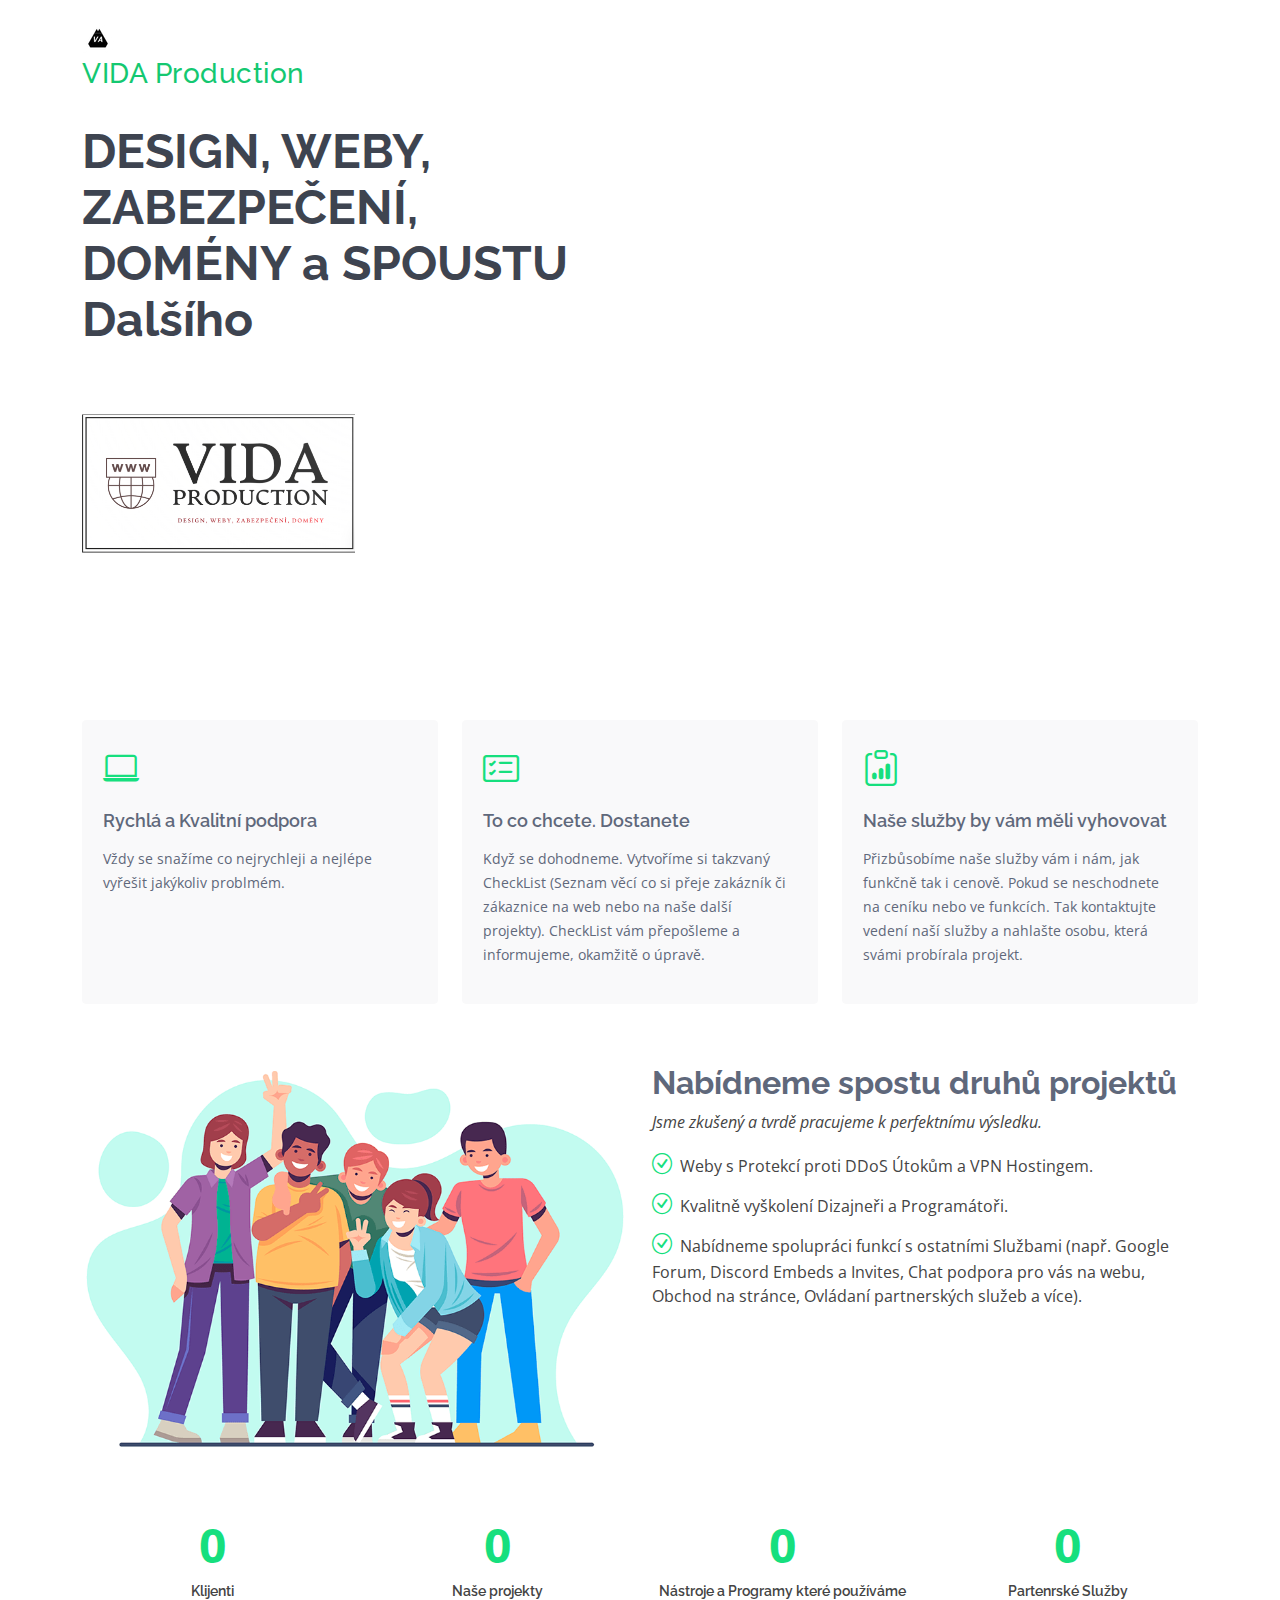
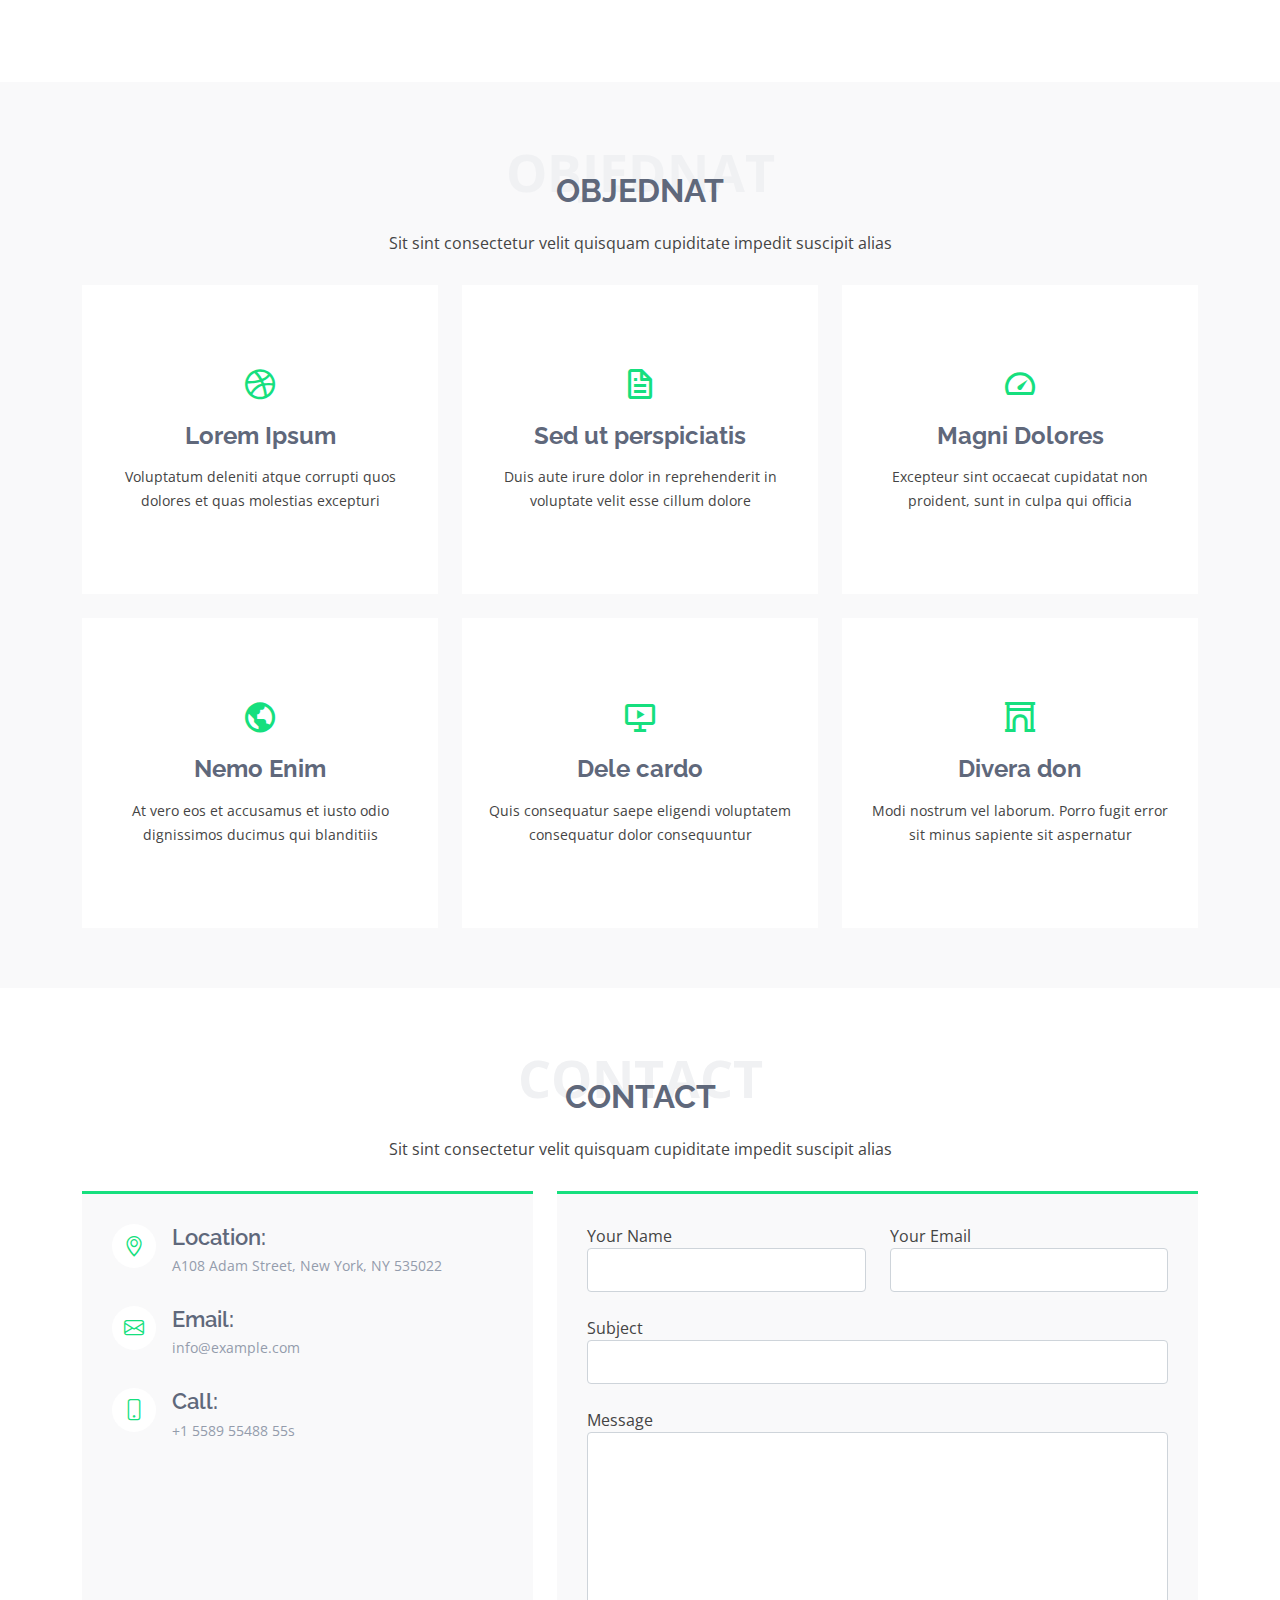
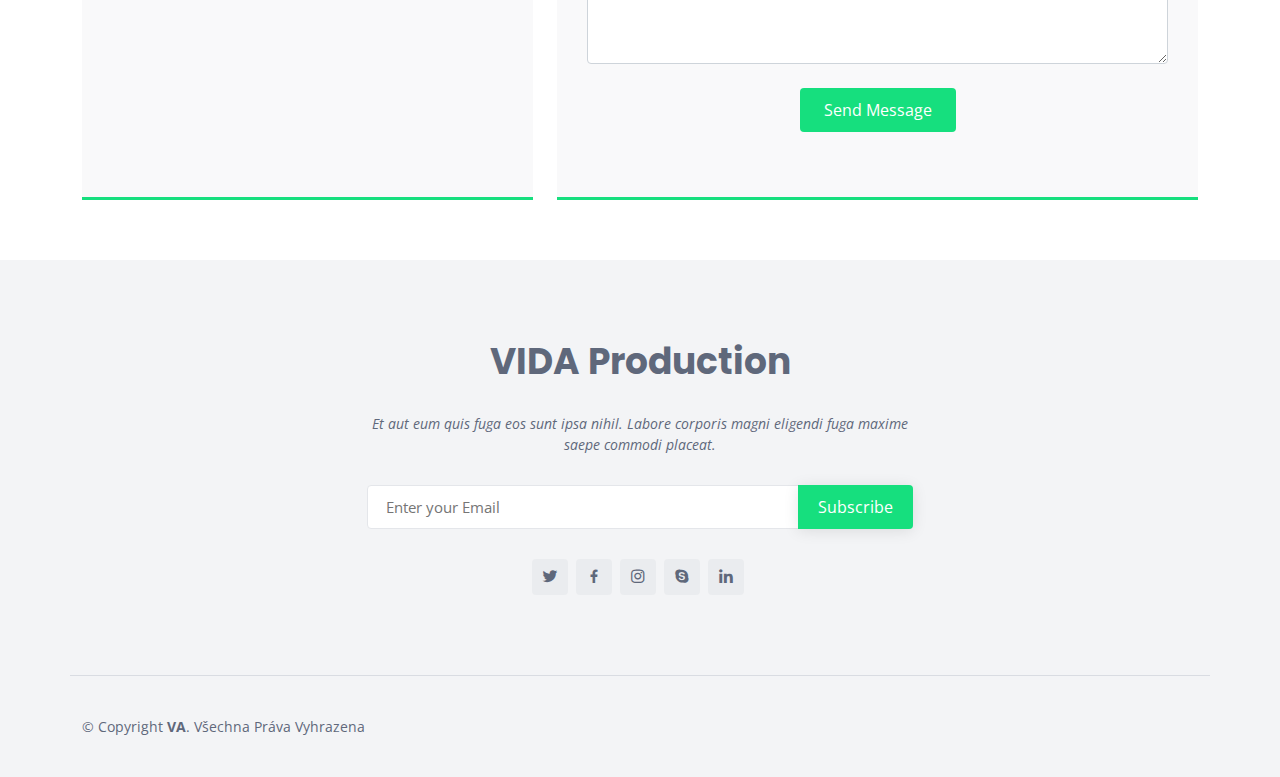
<file: index.html>
<!DOCTYPE html>
<html lang="en">

<head>
  <meta charset="utf-8">
  <meta content="width=device-width, initial-scale=1.0" name="viewport">

  <title>VIDA Production</title>
  <meta content="VIDA Production. Nech si vytvořit úžasný web, discord bota a spoustu dalšího!" name="description">
  <meta content="VIDA Production" name="keywords">

  <!-- Favicons -->
  <link href="assets/img/favicon.png" rel="icon">
  <link href="assets/img/apple-touch-icon.png" rel="apple-touch-icon">

  <!-- Google Fonts -->
  <link href="https://fonts.googleapis.com/css?family=Open+Sans:300,300i,400,400i,600,600i,700,700i|Raleway:300,300i,400,400i,500,500i,600,600i,700,700i|Poppins:300,300i,400,400i,500,500i,600,600i,700,700i" rel="stylesheet">

  <!-- Vendor CSS Files -->
  <link href="assets/vendor/bootstrap/css/bootstrap.min.css" rel="stylesheet">
  <link href="assets/vendor/bootstrap-icons/bootstrap-icons.css" rel="stylesheet">
  <link href="assets/vendor/boxicons/css/boxicons.min.css" rel="stylesheet">
  <link href="assets/vendor/glightbox/css/glightbox.min.css" rel="stylesheet">
  <link href="assets/vendor/swiper/swiper-bundle.min.css" rel="stylesheet">

  <!-- Template Main CSS File -->
  <link href="assets/css/style.css" rel="stylesheet">

</head>

<body>

  <!-- ======= Header ======= -->
  <header id="header" class="fixed-top">
    <div class="container d-flex align-items-center justify-content-between">

   
            <a href="index.html" class="logo"><img src="assets/img/logo.png" alt="" class="img-fluid" class="logo"><h3>VIDA Production</h3></a>
      
      <!-- Uncomment below if you prefer to use an image logo -->
      <!-- <a href="index.html" class="logo"><img src="assets/img/logo.png" alt="" class="img-fluid"></a>-->
      </div>
  
    </header>
      
  <!-- ======= Hero Section ======= -->
  <section id="hero" class="d-flex align-items-center">

    <div class="container">
      <div class="row">
        <div class="col-lg-6 pt-5 pt-lg-0 order-2 order-lg-1 d-flex flex-column justify-content-center">
          <h1>DESIGN, WEBY, ZABEZPEČENÍ, DOMÉNY a SPOUSTU Dalšího</h1>
          <div class="col-lg-6 order-1 order-lg-2 hero-img">
          <img src="assets/img/banner.png" class="img-fluid animated" alt="">
        </div>

          </div>
        </div>
      </div>
    </section>
    <!-- End Hero -->

  <main id="main">

    <!-- ======= Featured Services Section ======= -->
    <section id="featured-services" class="featured-services">
      <div class="container">

        <div class="row">
          <div class="col-lg-4 col-md-6">
            <div class="icon-box">
              <div class="icon"><i class="bi bi-laptop"></i></div>
              <h4 class="title"><a href="">Rychlá a Kvalitní podpora</a></h4>
              <p class="description">Vždy se snažíme co nejrychleji a nejlépe vyřešit jakýkoliv problmém.</p>
            </div>
          </div>
          <div class="col-lg-4 col-md-6 mt-4 mt-md-0">
            <div class="icon-box">
              <div class="icon"><i class="bi bi-card-checklist"></i></div>
              <h4 class="title"><a href="">To co chcete. Dostanete</a></h4>
              <p class="description">Když se dohodneme. Vytvoříme si takzvaný CheckList (Seznam věcí co si přeje zakázník či zákaznice na web nebo na naše další projekty). CheckList vám přepošleme a informujeme, okamžitě o úpravě.</p>
            </div>
          </div>
        
            
          <div class="col-lg-4 col-md-6 mt-4 mt-lg-0">
            <div class="icon-box">
              <div class="icon"><i class="bi bi-clipboard-data"></i></div>
              <h4 class="title"><a href="">Naše služby by vám měli vyhovovat</a></h4>
                <p class="description">Přizbůsobíme naše služby vám i nám, jak funkčně tak i cenově. Pokud se neschodnete na ceníku nebo ve funkcích. Tak kontaktujte vedení naší služby a nahlašte osobu, která svámi probírala projekt.</p>
          </div>
        </div>
          </div>
      </div>
    </section><!-- End Featured Services Section -->
      
    <!-- ======= About Section ======= -->
    <section id="about" class="about">
      <div class="container">

        <div class="row">
          <div class="col-lg-6">
            <img src="assets/img/about.png" class="img-fluid" alt="">
          </div>
          <div class="col-lg-6 pt-4 pt-lg-0 content">
            <h3>Nabídneme spostu druhů projektů</h3>
            <p class="fst-italic">
              Jsme zkušený a tvrdě pracujeme k perfektnímu výsledku.
            </p>
            <ul>
              <li><i class="bi bi-check-circle"></i> Weby s Protekcí proti DDoS Útokům a VPN Hostingem.</li>
              <li><i class="bi bi-check-circle"></i> Kvalitně vyškolení Dizajneři a Programátoři.
              <li><i class="bi bi-check-circle"></i> Nabídneme spolupráci funkcí s ostatními Službami (např. Google Forum, Discord Embeds a Invites, Chat podpora pro vás na webu, Obchod na stránce, Ovládaní partnerských služeb a více).</li>
            </ul>
            <p>
            
            </p>
          </div>
        </div>

      </div>
    </section><!-- End About Section -->

    <!-- ======= Counts Section ======= -->
    <section id="counts" class="counts">
      <div class="container">

        <div class="row counters">

          <div class="col-lg-3 col-6 text-center">
            <span data-purecounter-start="0" data-purecounter-end="8" data-purecounter-duration="1" class="purecounter"></span>
            <p>Klijenti</p>
          </div>

          <div class="col-lg-3 col-6 text-center">
            <span data-purecounter-start="0" data-purecounter-end="34" data-purecounter-duration="1" class="purecounter"></span>
            <p>Naše projekty</p>
          </div>

          <div class="col-lg-3 col-6 text-center">
            <span data-purecounter-start="0" data-purecounter-end="14" data-purecounter-duration="1" class="purecounter"></span>
            <p>Nástroje a Programy které používáme</p>
          </div>

          <div class="col-lg-3 col-6 text-center">
            <span data-purecounter-start="0" data-purecounter-end="23" data-purecounter-duration="1" class="purecounter"></span>
            <p>Partenrské Služby</p>
          </div>

        </div>

      </div>
    
    </section><!-- End Counts Section -->

    <!-- ======= Services Section ======= -->
    <section id="services" class="services section-bg">
      <div class="container">

        <div class="section-title">
          <span>Objednat</span>
          <h2>Objednat</h2>
          <p>Sit sint consectetur velit quisquam cupiditate impedit suscipit alias</p>
        </div>

        <div class="row">
          <div class="col-lg-4 col-md-6 d-flex align-items-stretch">
            <div class="icon-box">
              <div class="icon"><i class="bx bxl-dribbble"></i></div>
              <h4><a href="">Lorem Ipsum</a></h4>
              <p>Voluptatum deleniti atque corrupti quos dolores et quas molestias excepturi</p>
            </div>
          </div>

          <div class="col-lg-4 col-md-6 d-flex align-items-stretch mt-4 mt-md-0">
            <div class="icon-box">
              <div class="icon"><i class="bx bx-file"></i></div>
              <h4><a href="">Sed ut perspiciatis</a></h4>
              <p>Duis aute irure dolor in reprehenderit in voluptate velit esse cillum dolore</p>
            </div>
          </div>

          <div class="col-lg-4 col-md-6 d-flex align-items-stretch mt-4 mt-lg-0">
            <div class="icon-box">
              <div class="icon"><i class="bx bx-tachometer"></i></div>
              <h4><a href="">Magni Dolores</a></h4>
              <p>Excepteur sint occaecat cupidatat non proident, sunt in culpa qui officia</p>
            </div>
          </div>

          <div class="col-lg-4 col-md-6 d-flex align-items-stretch mt-4">
            <div class="icon-box">
              <div class="icon"><i class="bx bx-world"></i></div>
              <h4><a href="">Nemo Enim</a></h4>
              <p>At vero eos et accusamus et iusto odio dignissimos ducimus qui blanditiis</p>
            </div>
          </div>

          <div class="col-lg-4 col-md-6 d-flex align-items-stretch mt-4">
            <div class="icon-box">
              <div class="icon"><i class="bx bx-slideshow"></i></div>
              <h4><a href="">Dele cardo</a></h4>
              <p>Quis consequatur saepe eligendi voluptatem consequatur dolor consequuntur</p>
            </div>
          </div>

          <div class="col-lg-4 col-md-6 d-flex align-items-stretch mt-4">
            <div class="icon-box">
              <div class="icon"><i class="bx bx-arch"></i></div>
              <h4><a href="">Divera don</a></h4>
              <p>Modi nostrum vel laborum. Porro fugit error sit minus sapiente sit aspernatur</p>
            </div>
          </div>
        </div>

      </div>
    </section><!-- End Services Section -->

    <!-- ======= Contact Section ======= -->
    <section id="contact" class="contact">
      <div class="container">

        <div class="section-title">
          <span>Contact</span>
          <h2>Contact</h2>
          <p>Sit sint consectetur velit quisquam cupiditate impedit suscipit alias</p>
        </div>

        <div class="row">

          <div class="col-lg-5 d-flex align-items-stretch">
            <div class="info">
              <div class="address">
                <i class="bi bi-geo-alt"></i>
                <h4>Location:</h4>
                <p>A108 Adam Street, New York, NY 535022</p>
              </div>

              <div class="email">
                <i class="bi bi-envelope"></i>
                <h4>Email:</h4>
                <p>info@example.com</p>
              </div>

              <div class="phone">
                <i class="bi bi-phone"></i>
                <h4>Call:</h4>
                <p>+1 5589 55488 55s</p>
              </div>

              <iframe src="https://www.google.com/maps/embed?pb=!1m14!1m8!1m3!1d12097.433213460943!2d-74.0062269!3d40.7101282!3m2!1i1024!2i768!4f13.1!3m3!1m2!1s0x0%3A0xb89d1fe6bc499443!2sDowntown+Conference+Center!5e0!3m2!1smk!2sbg!4v1539943755621" frameborder="0" style="border:0; width: 100%; height: 290px;" allowfullscreen></iframe>
            </div>

          </div>

          <div class="col-lg-7 mt-5 mt-lg-0 d-flex align-items-stretch">
            <form action="forms/contact.php" method="post" role="form" class="php-email-form">
              <div class="row">
                <div class="form-group col-md-6">
                  <label for="name">Your Name</label>
                  <input type="text" name="name" class="form-control" id="name" required>
                </div>
                <div class="form-group col-md-6 mt-3 mt-md-0">
                  <label for="name">Your Email</label>
                  <input type="email" class="form-control" name="email" id="email" required>
                </div>
              </div>
              <div class="form-group mt-3">
                <label for="name">Subject</label>
                <input type="text" class="form-control" name="subject" id="subject" required>
              </div>
              <div class="form-group mt-3">
                <label for="name">Message</label>
                <textarea class="form-control" name="message" rows="10" required></textarea>
              </div>
              <div class="my-3">
                <div class="loading">Loading</div>
                <div class="error-message"></div>
                <div class="sent-message">Your message has been sent. Thank you!</div>
              </div>
              <div class="text-center"><button type="submit">Send Message</button></div>
            </form>
          </div>

        </div>

      </div>
    </section><!-- End Contact Section -->

  </main><!-- End #main -->

  <!-- ======= Footer ======= -->
  <footer id="footer">

    <div class="footer-top">

      <div class="container">

        <div class="row  justify-content-center">
          <div class="col-lg-6">
            <h3>VIDA Production</h3>
            <p>Et aut eum quis fuga eos sunt ipsa nihil. Labore corporis magni eligendi fuga maxime saepe commodi placeat.</p>
          </div>
        </div>

        <div class="row footer-newsletter justify-content-center">
          <div class="col-lg-6">
            <form action="" method="post">
              <input type="email" name="email" placeholder="Enter your Email"><input type="submit" value="Subscribe">
            </form>
          </div>
        </div>

        <div class="social-links">
          <a href="#" class="twitter"><i class="bx bxl-twitter"></i></a>
          <a href="#" class="facebook"><i class="bx bxl-facebook"></i></a>
          <a href="#" class="instagram"><i class="bx bxl-instagram"></i></a>
          <a href="#" class="google-plus"><i class="bx bxl-skype"></i></a>
          <a href="#" class="linkedin"><i class="bx bxl-linkedin"></i></a>
        </div>

        </div>
      </div>
    

    <div class="container footer-bottom clearfix">
      <div class="copyright">
        &copy; Copyright <strong><span>VA</span></strong>. Všechna Práva Vyhrazena
      </div>
      <div class="credits">
        <!-- All the links in the footer should remain intact. -->
        <!-- You can delete the links only if you purchased the pro version. -->
        <!-- Licensing information: https://bootstrapmade.com/license/ -->
        <!-- Purchase the pro version with working PHP/AJAX contact form: https://bootstrapmade.com/enno-free-simple-bootstrap-template/ -->
      </div>
    </div>
    
  </footer><!-- End Footer -->

  <a href="#" class="back-to-top d-flex align-items-center justify-content-center"><i class="bi bi-arrow-up-short"></i></a>

  <!-- Vendor JS Files -->
  <script src="assets/vendor/bootstrap/js/bootstrap.bundle.min.js"></script>
  <script src="assets/vendor/glightbox/js/glightbox.min.js"></script>
  <script src="assets/vendor/isotope-layout/isotope.pkgd.min.js"></script>
  <script src="assets/vendor/php-email-form/validate.js"></script>
  <script src="assets/vendor/purecounter/purecounter.js"></script>
  <script src="assets/vendor/swiper/swiper-bundle.min.js"></script>

  <!-- Template Main JS File -->
  <script src="assets/js/main.js"></script>


    </body>
</html>
</file>
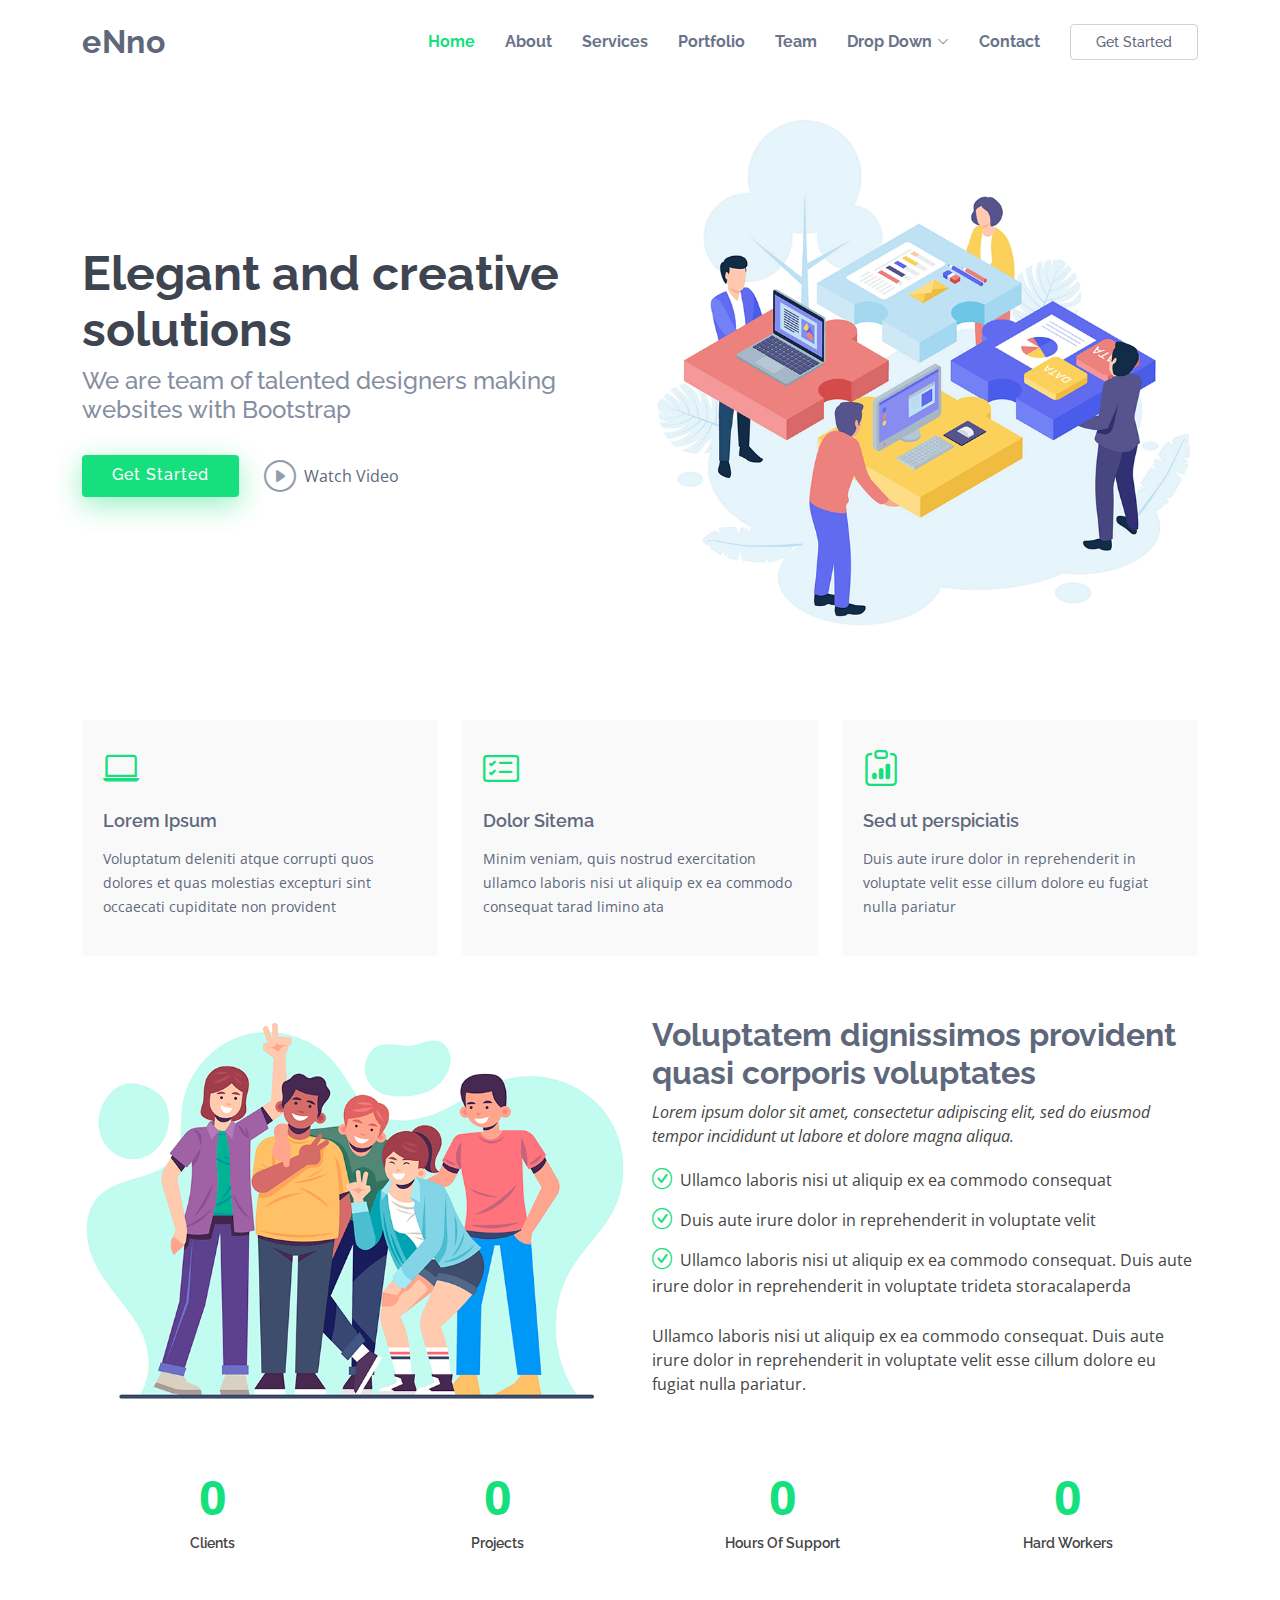
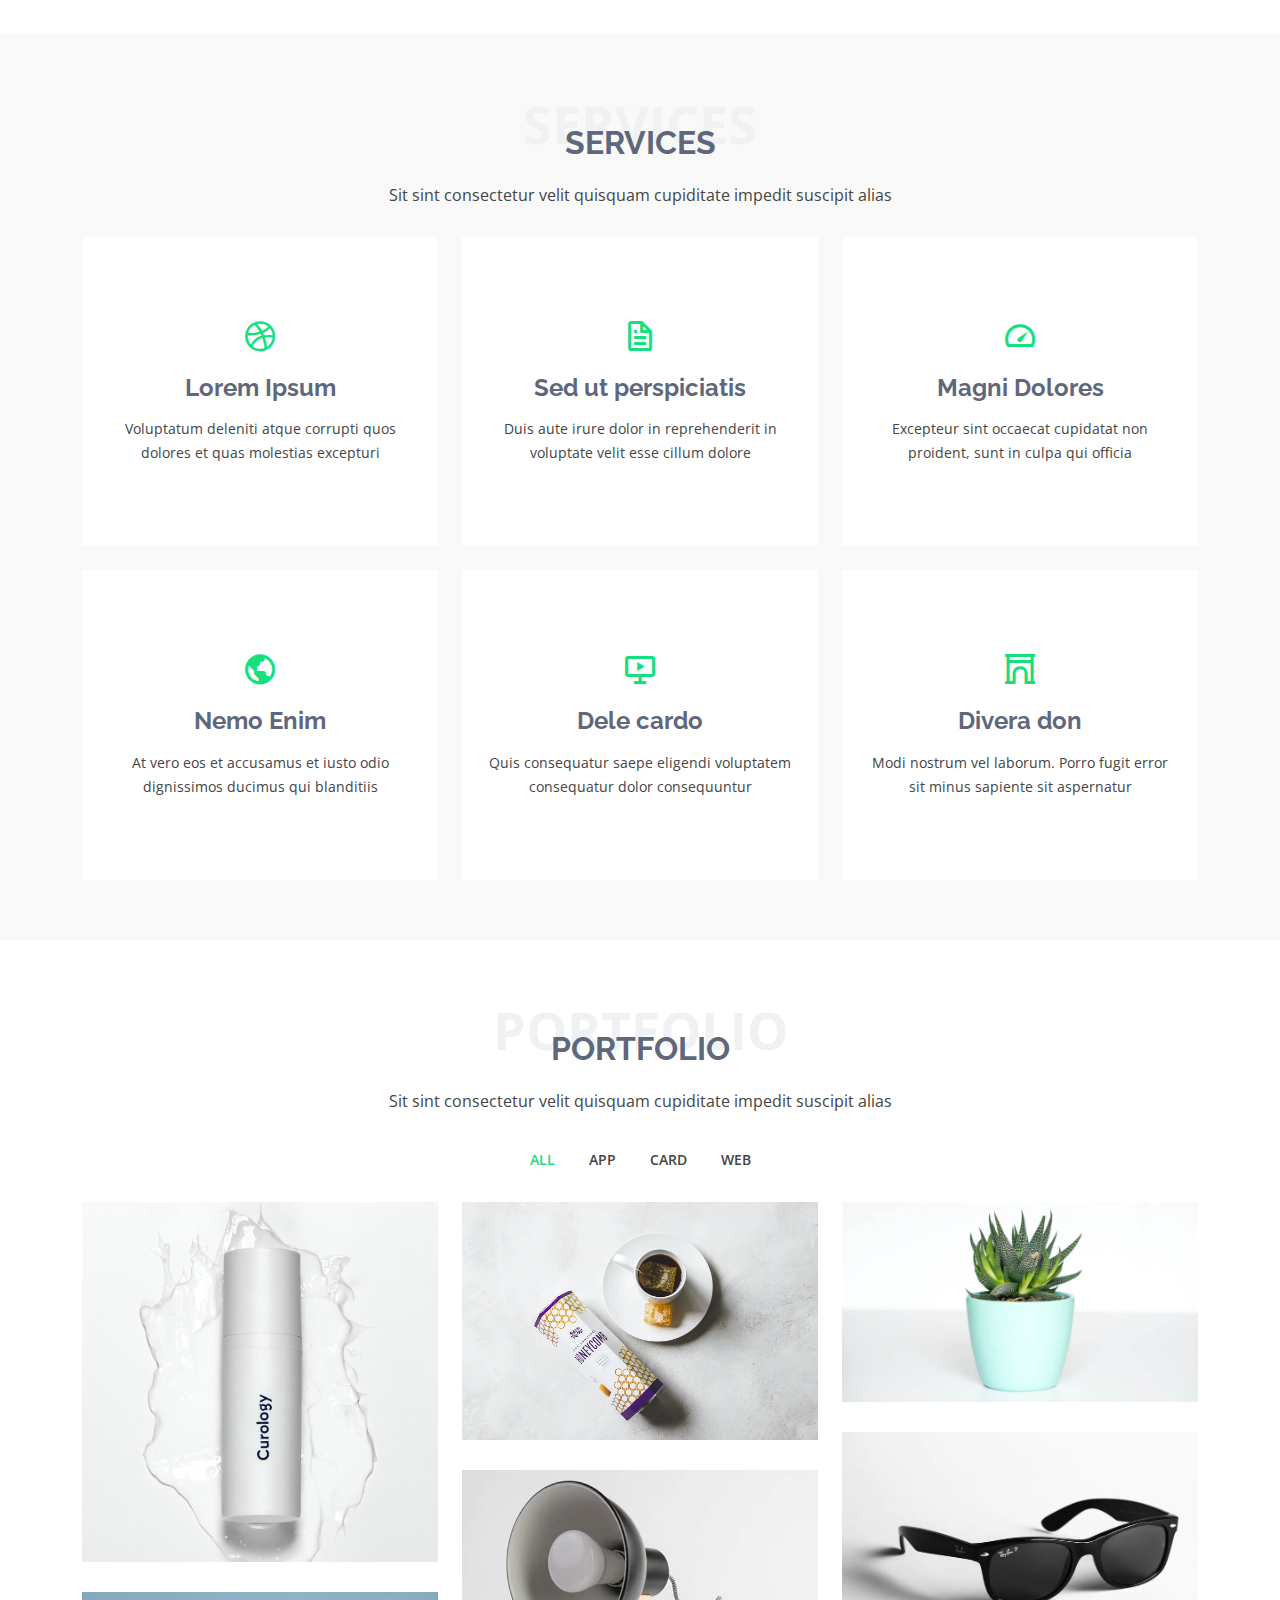
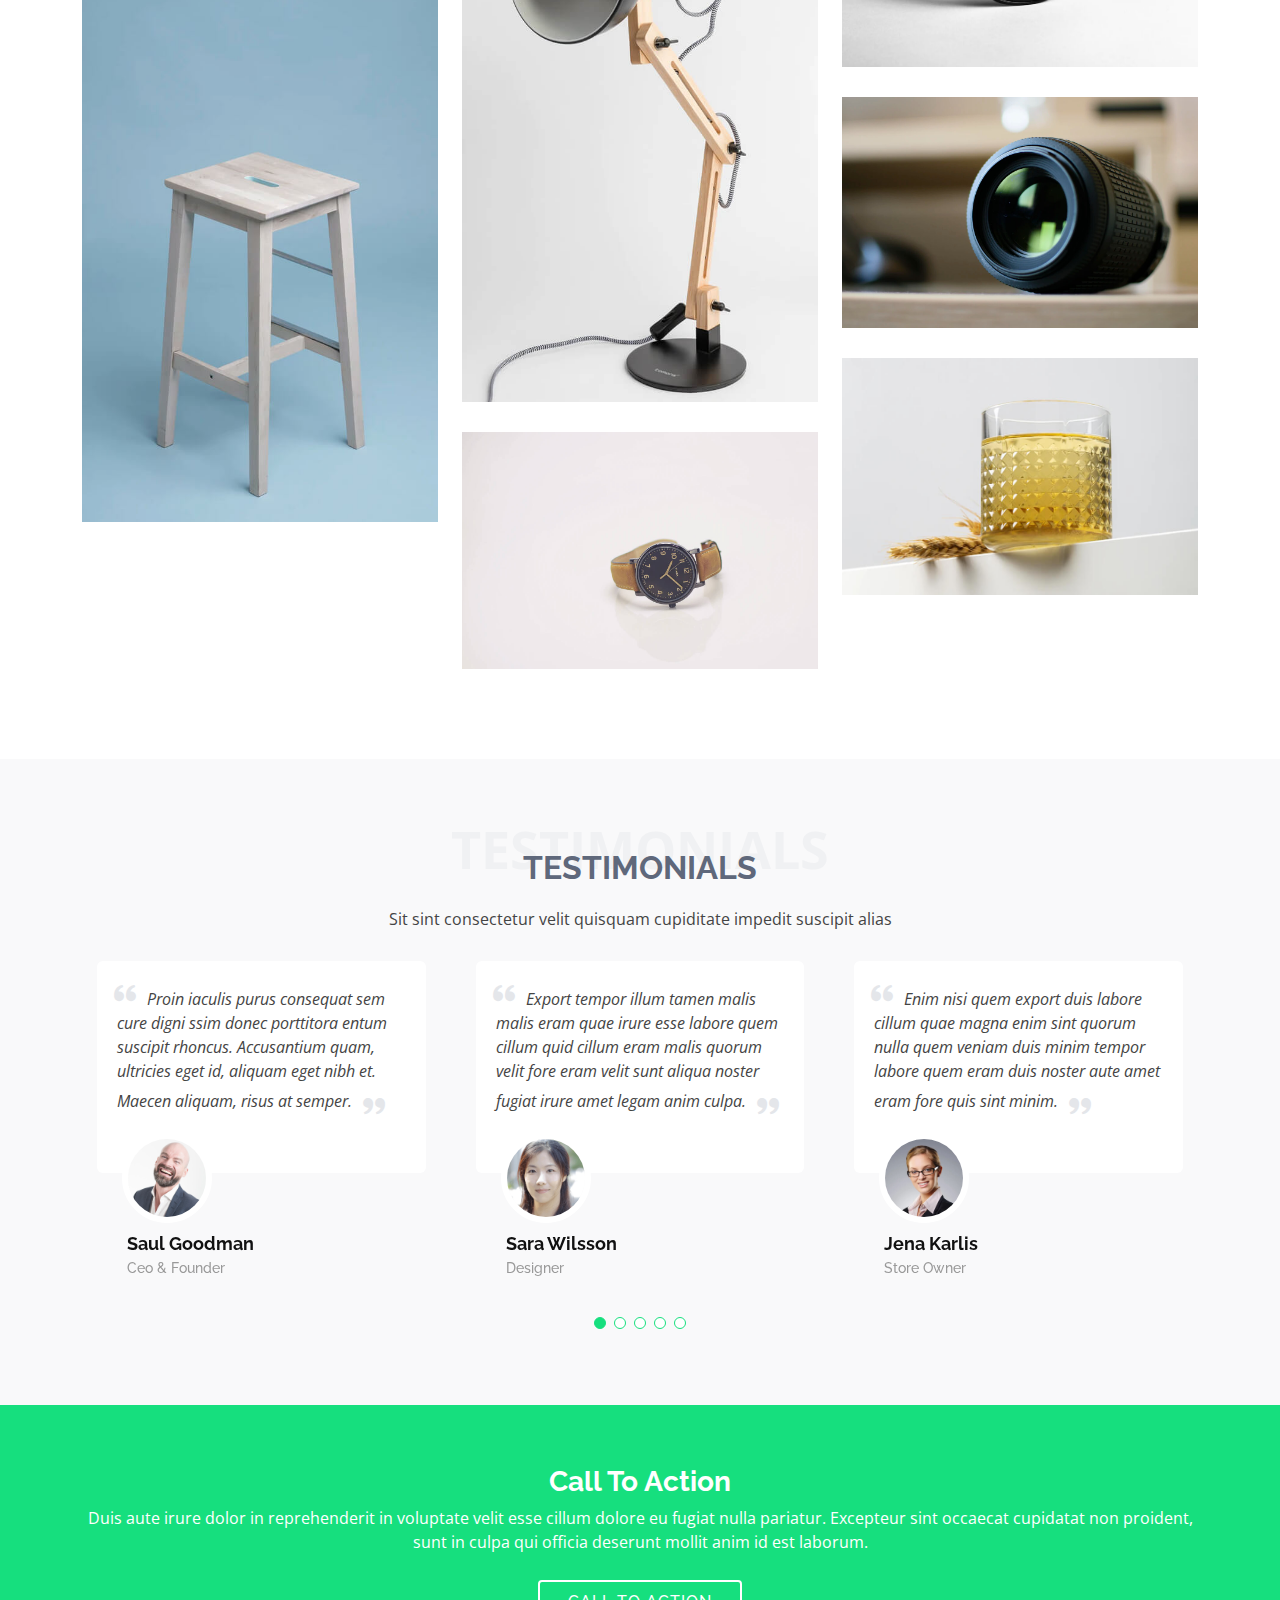
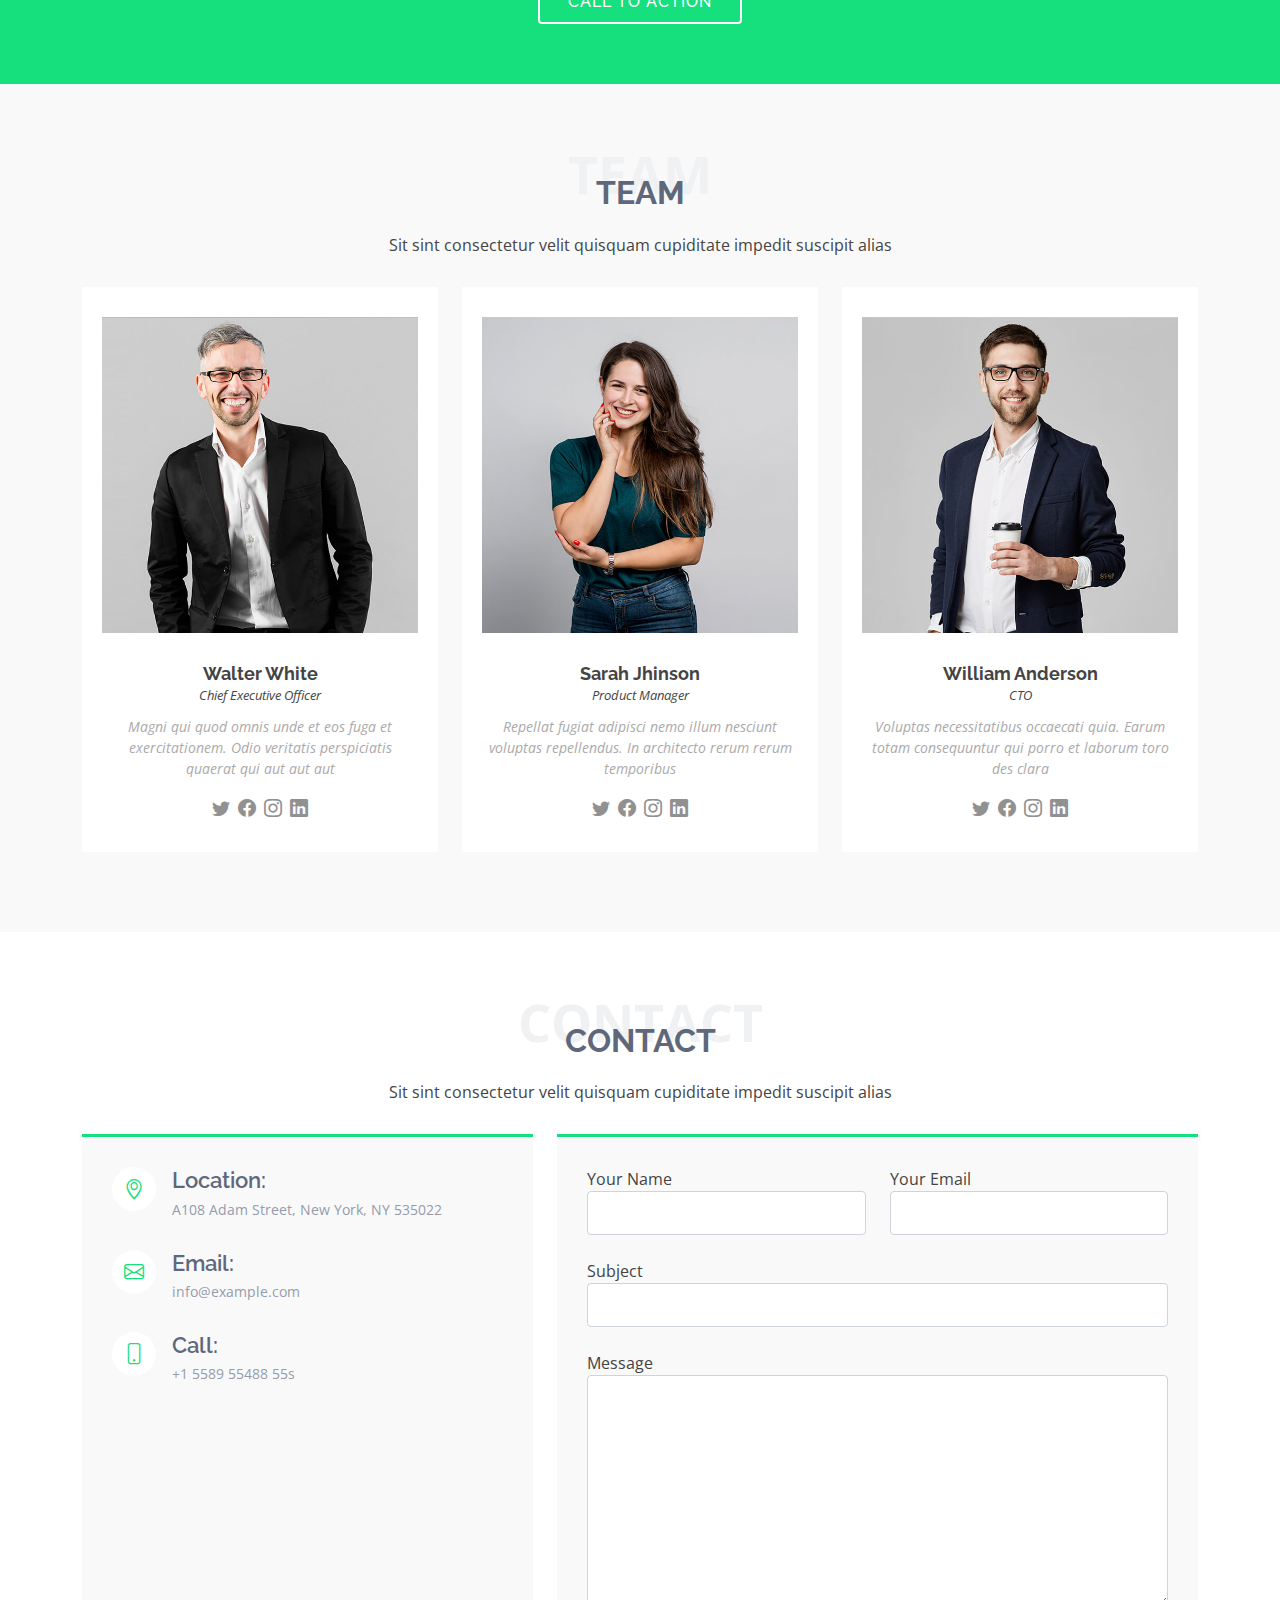
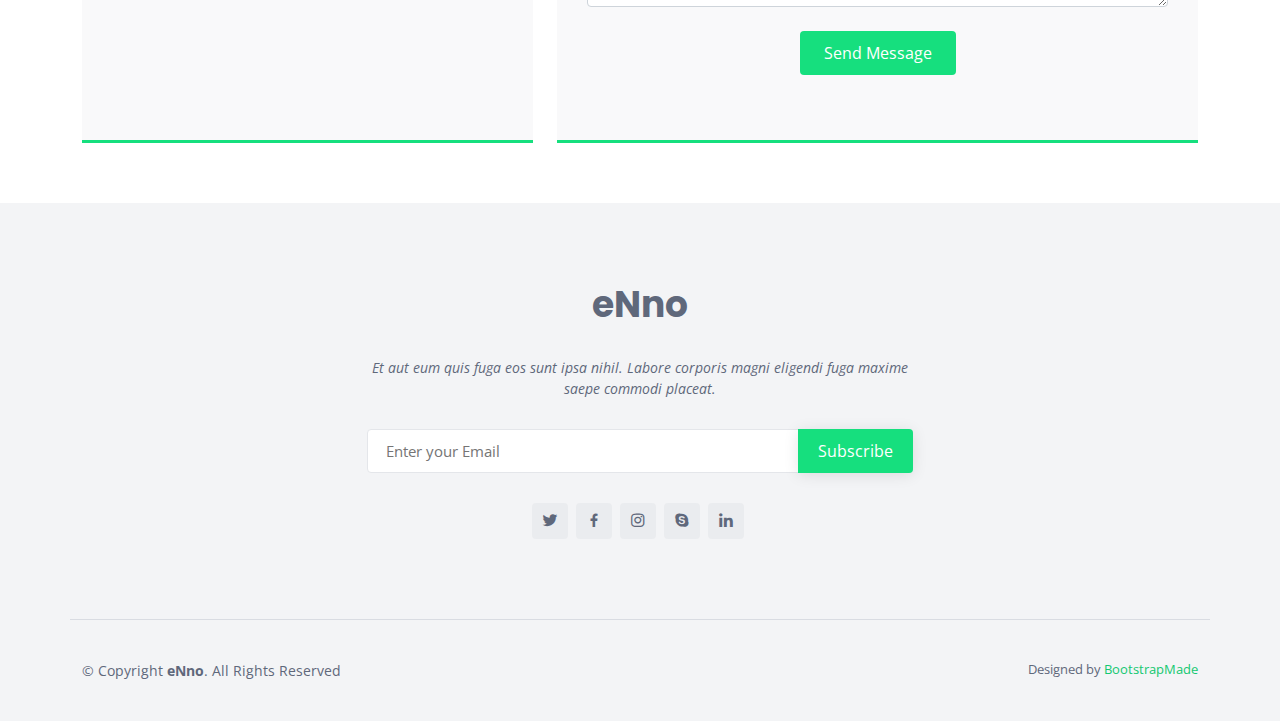
<file: VIDA Production/index.html>
<!DOCTYPE html>
<html lang="en">

<head>
  <meta charset="utf-8">
  <meta content="width=device-width, initial-scale=1.0" name="viewport">

  <title>eNno Bootstrap Template - Index</title>
  <meta content="" name="description">
  <meta content="" name="keywords">

  <!-- Favicons -->
  <link href="assets/img/favicon.png" rel="icon">
  <link href="assets/img/apple-touch-icon.png" rel="apple-touch-icon">

  <!-- Google Fonts -->
  <link href="https://fonts.googleapis.com/css?family=Open+Sans:300,300i,400,400i,600,600i,700,700i|Raleway:300,300i,400,400i,500,500i,600,600i,700,700i|Poppins:300,300i,400,400i,500,500i,600,600i,700,700i" rel="stylesheet">

  <!-- Vendor CSS Files -->
  <link href="assets/vendor/bootstrap/css/bootstrap.min.css" rel="stylesheet">
  <link href="assets/vendor/bootstrap-icons/bootstrap-icons.css" rel="stylesheet">
  <link href="assets/vendor/boxicons/css/boxicons.min.css" rel="stylesheet">
  <link href="assets/vendor/glightbox/css/glightbox.min.css" rel="stylesheet">
  <link href="assets/vendor/swiper/swiper-bundle.min.css" rel="stylesheet">

  <!-- Template Main CSS File -->
  <link href="assets/css/style.css" rel="stylesheet">

  <!-- =======================================================
  * Template Name: eNno - v4.5.0
  * Template URL: https://bootstrapmade.com/enno-free-simple-bootstrap-template/
  * Author: BootstrapMade.com
  * License: https://bootstrapmade.com/license/
  ======================================================== -->
</head>

<body>

  <!-- ======= Header ======= -->
  <header id="header" class="fixed-top">
    <div class="container d-flex align-items-center justify-content-between">

      <h1 class="logo"><a href="index.html">eNno</a></h1>
      <!-- Uncomment below if you prefer to use an image logo -->
      <!-- <a href="index.html" class="logo"><img src="assets/img/logo.png" alt="" class="img-fluid"></a>-->

      <nav id="navbar" class="navbar">
        <ul>
          <li><a class="nav-link scrollto active" href="#hero">Home</a></li>
          <li><a class="nav-link scrollto" href="#about">About</a></li>
          <li><a class="nav-link scrollto" href="#services">Services</a></li>
          <li><a class="nav-link scrollto " href="#portfolio">Portfolio</a></li>
          <li><a class="nav-link scrollto" href="#team">Team</a></li>
          <li class="dropdown"><a href="#"><span>Drop Down</span> <i class="bi bi-chevron-down"></i></a>
            <ul>
              <li><a href="#">Drop Down 1</a></li>
              <li class="dropdown"><a href="#"><span>Deep Drop Down</span> <i class="bi bi-chevron-right"></i></a>
                <ul>
                  <li><a href="#">Deep Drop Down 1</a></li>
                  <li><a href="#">Deep Drop Down 2</a></li>
                  <li><a href="#">Deep Drop Down 3</a></li>
                  <li><a href="#">Deep Drop Down 4</a></li>
                  <li><a href="#">Deep Drop Down 5</a></li>
                </ul>
              </li>
              <li><a href="#">Drop Down 2</a></li>
              <li><a href="#">Drop Down 3</a></li>
              <li><a href="#">Drop Down 4</a></li>
            </ul>
          </li>
          <li><a class="nav-link scrollto" href="#contact">Contact</a></li>
          <li><a class="getstarted scrollto" href="#about">Get Started</a></li>
        </ul>
        <i class="bi bi-list mobile-nav-toggle"></i>
      </nav><!-- .navbar -->

    </div>
  </header><!-- End Header -->

  <!-- ======= Hero Section ======= -->
  <section id="hero" class="d-flex align-items-center">

    <div class="container">
      <div class="row">
        <div class="col-lg-6 pt-5 pt-lg-0 order-2 order-lg-1 d-flex flex-column justify-content-center">
          <h1>Elegant and creative solutions</h1>
          <h2>We are team of talented designers making websites with Bootstrap</h2>
          <div class="d-flex">
            <a href="#about" class="btn-get-started scrollto">Get Started</a>
            <a href="https://www.youtube.com/watch?v=jDDaplaOz7Q" class="glightbox btn-watch-video"><i class="bi bi-play-circle"></i><span>Watch Video</span></a>
          </div>
        </div>
        <div class="col-lg-6 order-1 order-lg-2 hero-img">
          <img src="assets/img/hero-img.png" class="img-fluid animated" alt="">
        </div>
      </div>
    </div>

  </section><!-- End Hero -->

  <main id="main">

    <!-- ======= Featured Services Section ======= -->
    <section id="featured-services" class="featured-services">
      <div class="container">

        <div class="row">
          <div class="col-lg-4 col-md-6">
            <div class="icon-box">
              <div class="icon"><i class="bi bi-laptop"></i></div>
              <h4 class="title"><a href="">Lorem Ipsum</a></h4>
              <p class="description">Voluptatum deleniti atque corrupti quos dolores et quas molestias excepturi sint occaecati cupiditate non provident</p>
            </div>
          </div>
          <div class="col-lg-4 col-md-6 mt-4 mt-md-0">
            <div class="icon-box">
              <div class="icon"><i class="bi bi-card-checklist"></i></div>
              <h4 class="title"><a href="">Dolor Sitema</a></h4>
              <p class="description">Minim veniam, quis nostrud exercitation ullamco laboris nisi ut aliquip ex ea commodo consequat tarad limino ata</p>
            </div>
          </div>
          <div class="col-lg-4 col-md-6 mt-4 mt-lg-0">
            <div class="icon-box">
              <div class="icon"><i class="bi bi-clipboard-data"></i></div>
              <h4 class="title"><a href="">Sed ut perspiciatis</a></h4>
              <p class="description">Duis aute irure dolor in reprehenderit in voluptate velit esse cillum dolore eu fugiat nulla pariatur</p>
            </div>
          </div>
        </div>

      </div>
    </section><!-- End Featured Services Section -->

    <!-- ======= About Section ======= -->
    <section id="about" class="about">
      <div class="container">

        <div class="row">
          <div class="col-lg-6">
            <img src="assets/img/about.png" class="img-fluid" alt="">
          </div>
          <div class="col-lg-6 pt-4 pt-lg-0 content">
            <h3>Voluptatem dignissimos provident quasi corporis voluptates</h3>
            <p class="fst-italic">
              Lorem ipsum dolor sit amet, consectetur adipiscing elit, sed do eiusmod tempor incididunt ut labore et dolore
              magna aliqua.
            </p>
            <ul>
              <li><i class="bi bi-check-circle"></i> Ullamco laboris nisi ut aliquip ex ea commodo consequat</li>
              <li><i class="bi bi-check-circle"></i> Duis aute irure dolor in reprehenderit in voluptate velit</li>
              <li><i class="bi bi-check-circle"></i> Ullamco laboris nisi ut aliquip ex ea commodo consequat. Duis aute irure dolor in reprehenderit in voluptate trideta storacalaperda</li>
            </ul>
            <p>
              Ullamco laboris nisi ut aliquip ex ea commodo consequat. Duis aute irure dolor in reprehenderit in voluptate
              velit esse cillum dolore eu fugiat nulla pariatur.
            </p>
          </div>
        </div>

      </div>
    </section><!-- End About Section -->

    <!-- ======= Counts Section ======= -->
    <section id="counts" class="counts">
      <div class="container">

        <div class="row counters">

          <div class="col-lg-3 col-6 text-center">
            <span data-purecounter-start="0" data-purecounter-end="232" data-purecounter-duration="1" class="purecounter"></span>
            <p>Clients</p>
          </div>

          <div class="col-lg-3 col-6 text-center">
            <span data-purecounter-start="0" data-purecounter-end="521" data-purecounter-duration="1" class="purecounter"></span>
            <p>Projects</p>
          </div>

          <div class="col-lg-3 col-6 text-center">
            <span data-purecounter-start="0" data-purecounter-end="1463" data-purecounter-duration="1" class="purecounter"></span>
            <p>Hours Of Support</p>
          </div>

          <div class="col-lg-3 col-6 text-center">
            <span data-purecounter-start="0" data-purecounter-end="15" data-purecounter-duration="1" class="purecounter"></span>
            <p>Hard Workers</p>
          </div>

        </div>

      </div>
    </section><!-- End Counts Section -->

    <!-- ======= Services Section ======= -->
    <section id="services" class="services section-bg">
      <div class="container">

        <div class="section-title">
          <span>Services</span>
          <h2>Services</h2>
          <p>Sit sint consectetur velit quisquam cupiditate impedit suscipit alias</p>
        </div>

        <div class="row">
          <div class="col-lg-4 col-md-6 d-flex align-items-stretch">
            <div class="icon-box">
              <div class="icon"><i class="bx bxl-dribbble"></i></div>
              <h4><a href="">Lorem Ipsum</a></h4>
              <p>Voluptatum deleniti atque corrupti quos dolores et quas molestias excepturi</p>
            </div>
          </div>

          <div class="col-lg-4 col-md-6 d-flex align-items-stretch mt-4 mt-md-0">
            <div class="icon-box">
              <div class="icon"><i class="bx bx-file"></i></div>
              <h4><a href="">Sed ut perspiciatis</a></h4>
              <p>Duis aute irure dolor in reprehenderit in voluptate velit esse cillum dolore</p>
            </div>
          </div>

          <div class="col-lg-4 col-md-6 d-flex align-items-stretch mt-4 mt-lg-0">
            <div class="icon-box">
              <div class="icon"><i class="bx bx-tachometer"></i></div>
              <h4><a href="">Magni Dolores</a></h4>
              <p>Excepteur sint occaecat cupidatat non proident, sunt in culpa qui officia</p>
            </div>
          </div>

          <div class="col-lg-4 col-md-6 d-flex align-items-stretch mt-4">
            <div class="icon-box">
              <div class="icon"><i class="bx bx-world"></i></div>
              <h4><a href="">Nemo Enim</a></h4>
              <p>At vero eos et accusamus et iusto odio dignissimos ducimus qui blanditiis</p>
            </div>
          </div>

          <div class="col-lg-4 col-md-6 d-flex align-items-stretch mt-4">
            <div class="icon-box">
              <div class="icon"><i class="bx bx-slideshow"></i></div>
              <h4><a href="">Dele cardo</a></h4>
              <p>Quis consequatur saepe eligendi voluptatem consequatur dolor consequuntur</p>
            </div>
          </div>

          <div class="col-lg-4 col-md-6 d-flex align-items-stretch mt-4">
            <div class="icon-box">
              <div class="icon"><i class="bx bx-arch"></i></div>
              <h4><a href="">Divera don</a></h4>
              <p>Modi nostrum vel laborum. Porro fugit error sit minus sapiente sit aspernatur</p>
            </div>
          </div>

        </div>

      </div>
    </section><!-- End Services Section -->

    <!-- ======= Portfolio Section ======= -->
    <section id="portfolio" class="portfolio">
      <div class="container">

        <div class="section-title">
          <span>Portfolio</span>
          <h2>Portfolio</h2>
          <p>Sit sint consectetur velit quisquam cupiditate impedit suscipit alias</p>
        </div>

        <div class="row">
          <div class="col-lg-12 d-flex justify-content-center">
            <ul id="portfolio-flters">
              <li data-filter="*" class="filter-active">All</li>
              <li data-filter=".filter-app">App</li>
              <li data-filter=".filter-card">Card</li>
              <li data-filter=".filter-web">Web</li>
            </ul>
          </div>
        </div>

        <div class="row portfolio-container">

          <div class="col-lg-4 col-md-6 portfolio-item filter-app">
            <img src="assets/img/portfolio/portfolio-1.jpg" class="img-fluid" alt="">
            <div class="portfolio-info">
              <h4>App 1</h4>
              <p>App</p>
              <a href="assets/img/portfolio/portfolio-1.jpg" data-gallery="portfolioGallery" class="portfolio-lightbox preview-link" title="App 1"><i class="bx bx-plus"></i></a>
              <a href="portfolio-details.html" class="details-link" title="More Details"><i class="bx bx-link"></i></a>
            </div>
          </div>

          <div class="col-lg-4 col-md-6 portfolio-item filter-web">
            <img src="assets/img/portfolio/portfolio-2.jpg" class="img-fluid" alt="">
            <div class="portfolio-info">
              <h4>Web 3</h4>
              <p>Web</p>
              <a href="assets/img/portfolio/portfolio-2.jpg" data-gallery="portfolioGallery" class="portfolio-lightbox preview-link" title="Web 3"><i class="bx bx-plus"></i></a>
              <a href="portfolio-details.html" class="details-link" title="More Details"><i class="bx bx-link"></i></a>
            </div>
          </div>

          <div class="col-lg-4 col-md-6 portfolio-item filter-app">
            <img src="assets/img/portfolio/portfolio-3.jpg" class="img-fluid" alt="">
            <div class="portfolio-info">
              <h4>App 2</h4>
              <p>App</p>
              <a href="assets/img/portfolio/portfolio-3.jpg" data-gallery="portfolioGallery" class="portfolio-lightbox preview-link" title="App 2"><i class="bx bx-plus"></i></a>
              <a href="portfolio-details.html" class="details-link" title="More Details"><i class="bx bx-link"></i></a>
            </div>
          </div>

          <div class="col-lg-4 col-md-6 portfolio-item filter-card">
            <img src="assets/img/portfolio/portfolio-4.jpg" class="img-fluid" alt="">
            <div class="portfolio-info">
              <h4>Card 2</h4>
              <p>Card</p>
              <a href="assets/img/portfolio/portfolio-4.jpg" data-gallery="portfolioGallery" class="portfolio-lightbox preview-link" title="Card 2"><i class="bx bx-plus"></i></a>
              <a href="portfolio-details.html" class="details-link" title="More Details"><i class="bx bx-link"></i></a>
            </div>
          </div>

          <div class="col-lg-4 col-md-6 portfolio-item filter-web">
            <img src="assets/img/portfolio/portfolio-5.jpg" class="img-fluid" alt="">
            <div class="portfolio-info">
              <h4>Web 2</h4>
              <p>Web</p>
              <a href="assets/img/portfolio/portfolio-5.jpg" data-gallery="portfolioGallery" class="portfolio-lightbox preview-link" title="Web 2"><i class="bx bx-plus"></i></a>
              <a href="portfolio-details.html" class="details-link" title="More Details"><i class="bx bx-link"></i></a>
            </div>
          </div>

          <div class="col-lg-4 col-md-6 portfolio-item filter-app">
            <img src="assets/img/portfolio/portfolio-6.jpg" class="img-fluid" alt="">
            <div class="portfolio-info">
              <h4>App 3</h4>
              <p>App</p>
              <a href="assets/img/portfolio/portfolio-6.jpg" data-gallery="portfolioGallery" class="portfolio-lightbox preview-link" title="App 3"><i class="bx bx-plus"></i></a>
              <a href="portfolio-details.html" class="details-link" title="More Details"><i class="bx bx-link"></i></a>
            </div>
          </div>

          <div class="col-lg-4 col-md-6 portfolio-item filter-card">
            <img src="assets/img/portfolio/portfolio-7.jpg" class="img-fluid" alt="">
            <div class="portfolio-info">
              <h4>Card 1</h4>
              <p>Card</p>
              <a href="assets/img/portfolio/portfolio-7.jpg" data-gallery="portfolioGallery" class="portfolio-lightbox preview-link" title="Card 1"><i class="bx bx-plus"></i></a>
              <a href="portfolio-details.html" class="details-link" title="More Details"><i class="bx bx-link"></i></a>
            </div>
          </div>

          <div class="col-lg-4 col-md-6 portfolio-item filter-card">
            <img src="assets/img/portfolio/portfolio-8.jpg" class="img-fluid" alt="">
            <div class="portfolio-info">
              <h4>Card 3</h4>
              <p>Card</p>
              <a href="assets/img/portfolio/portfolio-8.jpg" data-gallery="portfolioGallery" class="portfolio-lightbox preview-link" title="Card 3"><i class="bx bx-plus"></i></a>
              <a href="portfolio-details.html" class="details-link" title="More Details"><i class="bx bx-link"></i></a>
            </div>
          </div>

          <div class="col-lg-4 col-md-6 portfolio-item filter-web">
            <img src="assets/img/portfolio/portfolio-9.jpg" class="img-fluid" alt="">
            <div class="portfolio-info">
              <h4>Web 3</h4>
              <p>Web</p>
              <a href="assets/img/portfolio/portfolio-9.jpg" data-gallery="portfolioGallery" class="portfolio-lightbox preview-link" title="Web 3"><i class="bx bx-plus"></i></a>
              <a href="portfolio-details.html" class="details-link" title="More Details"><i class="bx bx-link"></i></a>
            </div>
          </div>

        </div>

      </div>
    </section><!-- End Portfolio Section -->

    <!-- ======= Testimonials Section ======= -->
    <section id="testimonials" class="testimonials section-bg">
      <div class="container">

        <div class="section-title">
          <span>Testimonials</span>
          <h2>Testimonials</h2>
          <p>Sit sint consectetur velit quisquam cupiditate impedit suscipit alias</p>
        </div>

        <div class="testimonials-slider swiper" data-aos="fade-up" data-aos-delay="100">
          <div class="swiper-wrapper">

            <div class="swiper-slide">
              <div class="testimonial-item">
                <p>
                  <i class="bx bxs-quote-alt-left quote-icon-left"></i>
                  Proin iaculis purus consequat sem cure digni ssim donec porttitora entum suscipit rhoncus. Accusantium quam, ultricies eget id, aliquam eget nibh et. Maecen aliquam, risus at semper.
                  <i class="bx bxs-quote-alt-right quote-icon-right"></i>
                </p>
                <img src="assets/img/testimonials/testimonials-1.jpg" class="testimonial-img" alt="">
                <h3>Saul Goodman</h3>
                <h4>Ceo &amp; Founder</h4>
              </div>
            </div><!-- End testimonial item -->

            <div class="swiper-slide">
              <div class="testimonial-item">
                <p>
                  <i class="bx bxs-quote-alt-left quote-icon-left"></i>
                  Export tempor illum tamen malis malis eram quae irure esse labore quem cillum quid cillum eram malis quorum velit fore eram velit sunt aliqua noster fugiat irure amet legam anim culpa.
                  <i class="bx bxs-quote-alt-right quote-icon-right"></i>
                </p>
                <img src="assets/img/testimonials/testimonials-2.jpg" class="testimonial-img" alt="">
                <h3>Sara Wilsson</h3>
                <h4>Designer</h4>
              </div>
            </div><!-- End testimonial item -->

            <div class="swiper-slide">
              <div class="testimonial-item">
                <p>
                  <i class="bx bxs-quote-alt-left quote-icon-left"></i>
                  Enim nisi quem export duis labore cillum quae magna enim sint quorum nulla quem veniam duis minim tempor labore quem eram duis noster aute amet eram fore quis sint minim.
                  <i class="bx bxs-quote-alt-right quote-icon-right"></i>
                </p>
                <img src="assets/img/testimonials/testimonials-3.jpg" class="testimonial-img" alt="">
                <h3>Jena Karlis</h3>
                <h4>Store Owner</h4>
              </div>
            </div><!-- End testimonial item -->

            <div class="swiper-slide">
              <div class="testimonial-item">
                <p>
                  <i class="bx bxs-quote-alt-left quote-icon-left"></i>
                  Fugiat enim eram quae cillum dolore dolor amet nulla culpa multos export minim fugiat minim velit minim dolor enim duis veniam ipsum anim magna sunt elit fore quem dolore labore illum veniam.
                  <i class="bx bxs-quote-alt-right quote-icon-right"></i>
                </p>
                <img src="assets/img/testimonials/testimonials-4.jpg" class="testimonial-img" alt="">
                <h3>Matt Brandon</h3>
                <h4>Freelancer</h4>
              </div>
            </div><!-- End testimonial item -->

            <div class="swiper-slide">
              <div class="testimonial-item">
                <p>
                  <i class="bx bxs-quote-alt-left quote-icon-left"></i>
                  Quis quorum aliqua sint quem legam fore sunt eram irure aliqua veniam tempor noster veniam enim culpa labore duis sunt culpa nulla illum cillum fugiat legam esse veniam culpa fore nisi cillum quid.
                  <i class="bx bxs-quote-alt-right quote-icon-right"></i>
                </p>
                <img src="assets/img/testimonials/testimonials-5.jpg" class="testimonial-img" alt="">
                <h3>John Larson</h3>
                <h4>Entrepreneur</h4>
              </div>
            </div><!-- End testimonial item -->

          </div>
          <div class="swiper-pagination"></div>
        </div>

      </div>
    </section><!-- End Testimonials Section -->

    <!-- ======= Cta Section ======= -->
    <section id="cta" class="cta">
      <div class="container">

        <div class="text-center">
          <h3>Call To Action</h3>
          <p> Duis aute irure dolor in reprehenderit in voluptate velit esse cillum dolore eu fugiat nulla pariatur. Excepteur sint occaecat cupidatat non proident, sunt in culpa qui officia deserunt mollit anim id est laborum.</p>
          <a class="cta-btn" href="#">Call To Action</a>
        </div>

      </div>
    </section><!-- End Cta Section -->

    <!-- ======= Team Section ======= -->
    <section id="team" class="team section-bg">
      <div class="container">

        <div class="section-title">
          <span>Team</span>
          <h2>Team</h2>
          <p>Sit sint consectetur velit quisquam cupiditate impedit suscipit alias</p>
        </div>

        <div class="row">
          <div class="col-lg-4 col-md-6 d-flex align-items-stretch">
            <div class="member">
              <img src="assets/img/team/team-1.jpg" alt="">
              <h4>Walter White</h4>
              <span>Chief Executive Officer</span>
              <p>
                Magni qui quod omnis unde et eos fuga et exercitationem. Odio veritatis perspiciatis quaerat qui aut aut aut
              </p>
              <div class="social">
                <a href=""><i class="bi bi-twitter"></i></a>
                <a href=""><i class="bi bi-facebook"></i></a>
                <a href=""><i class="bi bi-instagram"></i></a>
                <a href=""><i class="bi bi-linkedin"></i></a>
              </div>
            </div>
          </div>

          <div class="col-lg-4 col-md-6 d-flex align-items-stretch">
            <div class="member">
              <img src="assets/img/team/team-2.jpg" alt="">
              <h4>Sarah Jhinson</h4>
              <span>Product Manager</span>
              <p>
                Repellat fugiat adipisci nemo illum nesciunt voluptas repellendus. In architecto rerum rerum temporibus
              </p>
              <div class="social">
                <a href=""><i class="bi bi-twitter"></i></a>
                <a href=""><i class="bi bi-facebook"></i></a>
                <a href=""><i class="bi bi-instagram"></i></a>
                <a href=""><i class="bi bi-linkedin"></i></a>
              </div>
            </div>
          </div>

          <div class="col-lg-4 col-md-6 d-flex align-items-stretch">
            <div class="member">
              <img src="assets/img/team/team-3.jpg" alt="">
              <h4>William Anderson</h4>
              <span>CTO</span>
              <p>
                Voluptas necessitatibus occaecati quia. Earum totam consequuntur qui porro et laborum toro des clara
              </p>
              <div class="social">
                <a href=""><i class="bi bi-twitter"></i></a>
                <a href=""><i class="bi bi-facebook"></i></a>
                <a href=""><i class="bi bi-instagram"></i></a>
                <a href=""><i class="bi bi-linkedin"></i></a>
              </div>
            </div>
          </div>

        </div>

      </div>
    </section><!-- End Team Section -->

    <!-- ======= Contact Section ======= -->
    <section id="contact" class="contact">
      <div class="container">

        <div class="section-title">
          <span>Contact</span>
          <h2>Contact</h2>
          <p>Sit sint consectetur velit quisquam cupiditate impedit suscipit alias</p>
        </div>

        <div class="row">

          <div class="col-lg-5 d-flex align-items-stretch">
            <div class="info">
              <div class="address">
                <i class="bi bi-geo-alt"></i>
                <h4>Location:</h4>
                <p>A108 Adam Street, New York, NY 535022</p>
              </div>

              <div class="email">
                <i class="bi bi-envelope"></i>
                <h4>Email:</h4>
                <p>info@example.com</p>
              </div>

              <div class="phone">
                <i class="bi bi-phone"></i>
                <h4>Call:</h4>
                <p>+1 5589 55488 55s</p>
              </div>

              <iframe src="https://www.google.com/maps/embed?pb=!1m14!1m8!1m3!1d12097.433213460943!2d-74.0062269!3d40.7101282!3m2!1i1024!2i768!4f13.1!3m3!1m2!1s0x0%3A0xb89d1fe6bc499443!2sDowntown+Conference+Center!5e0!3m2!1smk!2sbg!4v1539943755621" frameborder="0" style="border:0; width: 100%; height: 290px;" allowfullscreen></iframe>
            </div>

          </div>

          <div class="col-lg-7 mt-5 mt-lg-0 d-flex align-items-stretch">
            <form action="forms/contact.php" method="post" role="form" class="php-email-form">
              <div class="row">
                <div class="form-group col-md-6">
                  <label for="name">Your Name</label>
                  <input type="text" name="name" class="form-control" id="name" required>
                </div>
                <div class="form-group col-md-6 mt-3 mt-md-0">
                  <label for="name">Your Email</label>
                  <input type="email" class="form-control" name="email" id="email" required>
                </div>
              </div>
              <div class="form-group mt-3">
                <label for="name">Subject</label>
                <input type="text" class="form-control" name="subject" id="subject" required>
              </div>
              <div class="form-group mt-3">
                <label for="name">Message</label>
                <textarea class="form-control" name="message" rows="10" required></textarea>
              </div>
              <div class="my-3">
                <div class="loading">Loading</div>
                <div class="error-message"></div>
                <div class="sent-message">Your message has been sent. Thank you!</div>
              </div>
              <div class="text-center"><button type="submit">Send Message</button></div>
            </form>
          </div>

        </div>

      </div>
    </section><!-- End Contact Section -->

  </main><!-- End #main -->

  <!-- ======= Footer ======= -->
  <footer id="footer">

    <div class="footer-top">

      <div class="container">

        <div class="row  justify-content-center">
          <div class="col-lg-6">
            <h3>eNno</h3>
            <p>Et aut eum quis fuga eos sunt ipsa nihil. Labore corporis magni eligendi fuga maxime saepe commodi placeat.</p>
          </div>
        </div>

        <div class="row footer-newsletter justify-content-center">
          <div class="col-lg-6">
            <form action="" method="post">
              <input type="email" name="email" placeholder="Enter your Email"><input type="submit" value="Subscribe">
            </form>
          </div>
        </div>

        <div class="social-links">
          <a href="#" class="twitter"><i class="bx bxl-twitter"></i></a>
          <a href="#" class="facebook"><i class="bx bxl-facebook"></i></a>
          <a href="#" class="instagram"><i class="bx bxl-instagram"></i></a>
          <a href="#" class="google-plus"><i class="bx bxl-skype"></i></a>
          <a href="#" class="linkedin"><i class="bx bxl-linkedin"></i></a>
        </div>

      </div>
    </div>

    <div class="container footer-bottom clearfix">
      <div class="copyright">
        &copy; Copyright <strong><span>eNno</span></strong>. All Rights Reserved
      </div>
      <div class="credits">
        <!-- All the links in the footer should remain intact. -->
        <!-- You can delete the links only if you purchased the pro version. -->
        <!-- Licensing information: https://bootstrapmade.com/license/ -->
        <!-- Purchase the pro version with working PHP/AJAX contact form: https://bootstrapmade.com/enno-free-simple-bootstrap-template/ -->
        Designed by <a href="https://bootstrapmade.com/">BootstrapMade</a>
      </div>
    </div>
  </footer><!-- End Footer -->

  <a href="#" class="back-to-top d-flex align-items-center justify-content-center"><i class="bi bi-arrow-up-short"></i></a>

  <!-- Vendor JS Files -->
  <script src="assets/vendor/bootstrap/js/bootstrap.bundle.min.js"></script>
  <script src="assets/vendor/glightbox/js/glightbox.min.js"></script>
  <script src="assets/vendor/isotope-layout/isotope.pkgd.min.js"></script>
  <script src="assets/vendor/php-email-form/validate.js"></script>
  <script src="assets/vendor/purecounter/purecounter.js"></script>
  <script src="assets/vendor/swiper/swiper-bundle.min.js"></script>

  <!-- Template Main JS File -->
  <script src="assets/js/main.js"></script>

</body>

</html>
</file>
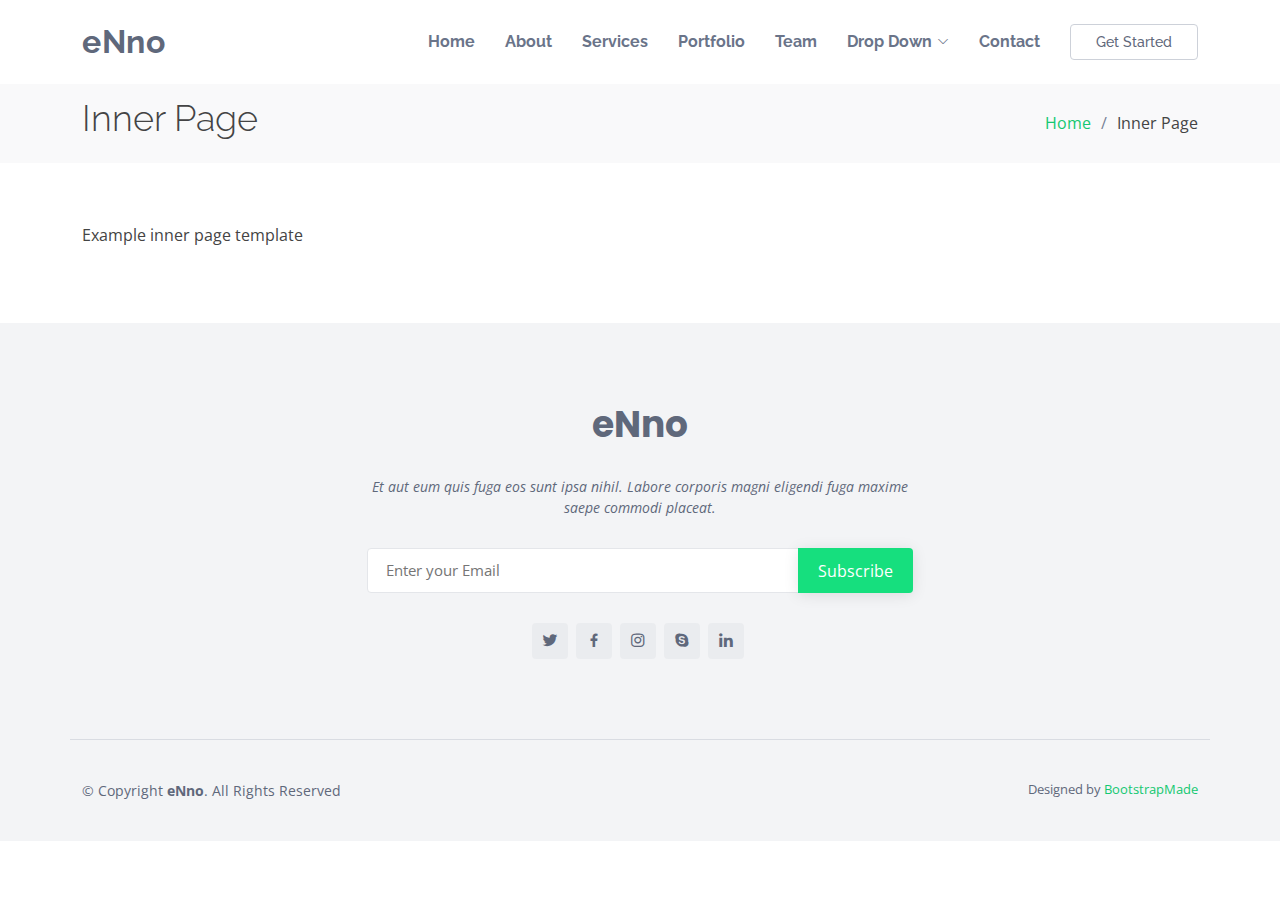
<file: inner-page.html>
<!DOCTYPE html>
<html lang="en">

<head>
  <meta charset="utf-8">
  <meta content="width=device-width, initial-scale=1.0" name="viewport">

  <title>Inner Page - eNno Bootstrap Template</title>
  <meta content="" name="description">
  <meta content="" name="keywords">

  <!-- Favicons -->
  <link href="assets/img/favicon.png" rel="icon">
  <link href="assets/img/apple-touch-icon.png" rel="apple-touch-icon">

  <!-- Google Fonts -->
  <link href="https://fonts.googleapis.com/css?family=Open+Sans:300,300i,400,400i,600,600i,700,700i|Raleway:300,300i,400,400i,500,500i,600,600i,700,700i|Poppins:300,300i,400,400i,500,500i,600,600i,700,700i" rel="stylesheet">

  <!-- Vendor CSS Files -->
  <link href="assets/vendor/bootstrap/css/bootstrap.min.css" rel="stylesheet">
  <link href="assets/vendor/bootstrap-icons/bootstrap-icons.css" rel="stylesheet">
  <link href="assets/vendor/boxicons/css/boxicons.min.css" rel="stylesheet">
  <link href="assets/vendor/glightbox/css/glightbox.min.css" rel="stylesheet">
  <link href="assets/vendor/swiper/swiper-bundle.min.css" rel="stylesheet">

  <!-- Template Main CSS File -->
  <link href="assets/css/style.css" rel="stylesheet">

  <!-- =======================================================
  * Template Name: eNno - v4.5.0
  * Template URL: https://bootstrapmade.com/enno-free-simple-bootstrap-template/
  * Author: BootstrapMade.com
  * License: https://bootstrapmade.com/license/
  ======================================================== -->
</head>

<body>

  <!-- ======= Header ======= -->
  <header id="header" class="fixed-top">
    <div class="container d-flex align-items-center justify-content-between">

      <h1 class="logo"><a href="index.html">eNno</a></h1>
      <!-- Uncomment below if you prefer to use an image logo -->
      <!-- <a href="index.html" class="logo"><img src="assets/img/logo.png" alt="" class="img-fluid"></a>-->

      <nav id="navbar" class="navbar">
        <ul>
          <li><a class="nav-link scrollto " href="#hero">Home</a></li>
          <li><a class="nav-link scrollto" href="#about">About</a></li>
          <li><a class="nav-link scrollto" href="#services">Services</a></li>
          <li><a class="nav-link scrollto " href="#portfolio">Portfolio</a></li>
          <li><a class="nav-link scrollto" href="#team">Team</a></li>
          <li class="dropdown"><a href="#"><span>Drop Down</span> <i class="bi bi-chevron-down"></i></a>
            <ul>
              <li><a href="#">Drop Down 1</a></li>
              <li class="dropdown"><a href="#"><span>Deep Drop Down</span> <i class="bi bi-chevron-right"></i></a>
                <ul>
                  <li><a href="#">Deep Drop Down 1</a></li>
                  <li><a href="#">Deep Drop Down 2</a></li>
                  <li><a href="#">Deep Drop Down 3</a></li>
                  <li><a href="#">Deep Drop Down 4</a></li>
                  <li><a href="#">Deep Drop Down 5</a></li>
                </ul>
              </li>
              <li><a href="#">Drop Down 2</a></li>
              <li><a href="#">Drop Down 3</a></li>
              <li><a href="#">Drop Down 4</a></li>
            </ul>
          </li>
          <li><a class="nav-link scrollto" href="#contact">Contact</a></li>
          <li><a class="getstarted scrollto" href="#about">Get Started</a></li>
        </ul>
        <i class="bi bi-list mobile-nav-toggle"></i>
      </nav><!-- .navbar -->

    </div>
  </header><!-- End Header -->

  <main id="main">

    <!-- ======= Breadcrumbs ======= -->
    <section class="breadcrumbs">
      <div class="container">

        <div class="d-flex justify-content-between align-items-center">
          <h2>Inner Page</h2>
          <ol>
            <li><a href="index.html">Home</a></li>
            <li>Inner Page</li>
          </ol>
        </div>

      </div>
    </section><!-- End Breadcrumbs -->

    <section class="inner-page">
      <div class="container">
        <p>
          Example inner page template
        </p>
      </div>
    </section>

  </main><!-- End #main -->

  <!-- ======= Footer ======= -->
  <footer id="footer">

    <div class="footer-top">

      <div class="container">

        <div class="row  justify-content-center">
          <div class="col-lg-6">
            <h3>eNno</h3>
            <p>Et aut eum quis fuga eos sunt ipsa nihil. Labore corporis magni eligendi fuga maxime saepe commodi placeat.</p>
          </div>
        </div>

        <div class="row footer-newsletter justify-content-center">
          <div class="col-lg-6">
            <form action="" method="post">
              <input type="email" name="email" placeholder="Enter your Email"><input type="submit" value="Subscribe">
            </form>
          </div>
        </div>

        <div class="social-links">
          <a href="#" class="twitter"><i class="bx bxl-twitter"></i></a>
          <a href="#" class="facebook"><i class="bx bxl-facebook"></i></a>
          <a href="#" class="instagram"><i class="bx bxl-instagram"></i></a>
          <a href="#" class="google-plus"><i class="bx bxl-skype"></i></a>
          <a href="#" class="linkedin"><i class="bx bxl-linkedin"></i></a>
        </div>

      </div>
    </div>

    <div class="container footer-bottom clearfix">
      <div class="copyright">
        &copy; Copyright <strong><span>eNno</span></strong>. All Rights Reserved
      </div>
      <div class="credits">
        <!-- All the links in the footer should remain intact. -->
        <!-- You can delete the links only if you purchased the pro version. -->
        <!-- Licensing information: https://bootstrapmade.com/license/ -->
        <!-- Purchase the pro version with working PHP/AJAX contact form: https://bootstrapmade.com/enno-free-simple-bootstrap-template/ -->
        Designed by <a href="https://bootstrapmade.com/">BootstrapMade</a>
      </div>
    </div>
  </footer><!-- End Footer -->

  <a href="#" class="back-to-top d-flex align-items-center justify-content-center"><i class="bi bi-arrow-up-short"></i></a>

  <!-- Vendor JS Files -->
  <script src="assets/vendor/bootstrap/js/bootstrap.bundle.min.js"></script>
  <script src="assets/vendor/glightbox/js/glightbox.min.js"></script>
  <script src="assets/vendor/isotope-layout/isotope.pkgd.min.js"></script>
  <script src="assets/vendor/php-email-form/validate.js"></script>
  <script src="assets/vendor/purecounter/purecounter.js"></script>
  <script src="assets/vendor/swiper/swiper-bundle.min.js"></script>

  <!-- Template Main JS File -->
  <script src="assets/js/main.js"></script>

</body>

</html>
</file>
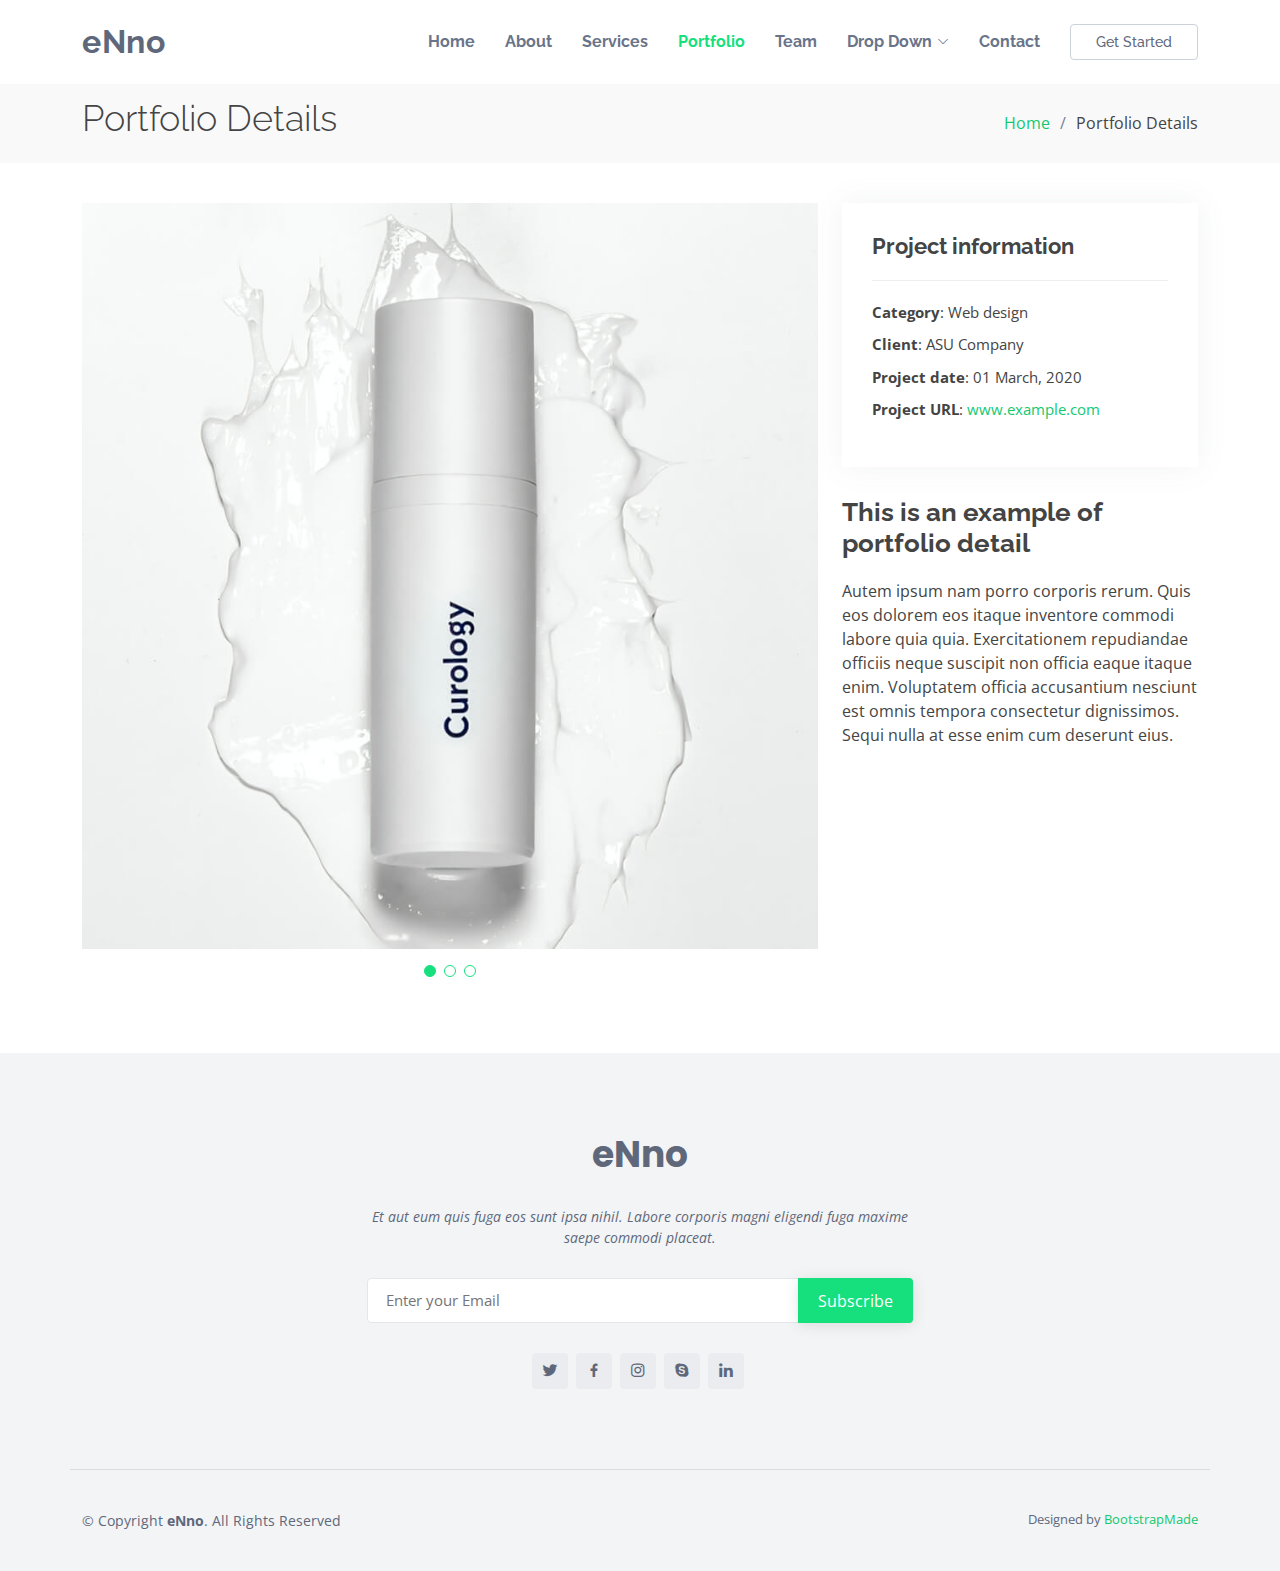
<file: portfolio-details.html>
<!DOCTYPE html>
<html lang="en">

<head>
  <meta charset="utf-8">
  <meta content="width=device-width, initial-scale=1.0" name="viewport">

  <title>Portfolio Details - eNno Bootstrap Template</title>
  <meta content="" name="description">
  <meta content="" name="keywords">

  <!-- Favicons -->
  <link href="assets/img/favicon.png" rel="icon">
  <link href="assets/img/apple-touch-icon.png" rel="apple-touch-icon">

  <!-- Google Fonts -->
  <link href="https://fonts.googleapis.com/css?family=Open+Sans:300,300i,400,400i,600,600i,700,700i|Raleway:300,300i,400,400i,500,500i,600,600i,700,700i|Poppins:300,300i,400,400i,500,500i,600,600i,700,700i" rel="stylesheet">

  <!-- Vendor CSS Files -->
  <link href="assets/vendor/bootstrap/css/bootstrap.min.css" rel="stylesheet">
  <link href="assets/vendor/bootstrap-icons/bootstrap-icons.css" rel="stylesheet">
  <link href="assets/vendor/boxicons/css/boxicons.min.css" rel="stylesheet">
  <link href="assets/vendor/glightbox/css/glightbox.min.css" rel="stylesheet">
  <link href="assets/vendor/swiper/swiper-bundle.min.css" rel="stylesheet">

  <!-- Template Main CSS File -->
  <link href="assets/css/style.css" rel="stylesheet">

  <!-- =======================================================
  * Template Name: eNno - v4.5.0
  * Template URL: https://bootstrapmade.com/enno-free-simple-bootstrap-template/
  * Author: BootstrapMade.com
  * License: https://bootstrapmade.com/license/
  ======================================================== -->
</head>

<body>

  <!-- ======= Header ======= -->
  <header id="header" class="fixed-top">
    <div class="container d-flex align-items-center justify-content-between">

      <h1 class="logo"><a href="index.html">eNno</a></h1>
      <!-- Uncomment below if you prefer to use an image logo -->
      <!-- <a href="index.html" class="logo"><img src="assets/img/logo.png" alt="" class="img-fluid"></a>-->

      <nav id="navbar" class="navbar">
        <ul>
          <li><a class="nav-link scrollto " href="#hero">Home</a></li>
          <li><a class="nav-link scrollto" href="#about">About</a></li>
          <li><a class="nav-link scrollto" href="#services">Services</a></li>
          <li><a class="nav-link scrollto active " href="#portfolio">Portfolio</a></li>
          <li><a class="nav-link scrollto" href="#team">Team</a></li>
          <li class="dropdown"><a href="#"><span>Drop Down</span> <i class="bi bi-chevron-down"></i></a>
            <ul>
              <li><a href="#">Drop Down 1</a></li>
              <li class="dropdown"><a href="#"><span>Deep Drop Down</span> <i class="bi bi-chevron-right"></i></a>
                <ul>
                  <li><a href="#">Deep Drop Down 1</a></li>
                  <li><a href="#">Deep Drop Down 2</a></li>
                  <li><a href="#">Deep Drop Down 3</a></li>
                  <li><a href="#">Deep Drop Down 4</a></li>
                  <li><a href="#">Deep Drop Down 5</a></li>
                </ul>
              </li>
              <li><a href="#">Drop Down 2</a></li>
              <li><a href="#">Drop Down 3</a></li>
              <li><a href="#">Drop Down 4</a></li>
            </ul>
          </li>
          <li><a class="nav-link scrollto" href="#contact">Contact</a></li>
          <li><a class="getstarted scrollto" href="#about">Get Started</a></li>
        </ul>
        <i class="bi bi-list mobile-nav-toggle"></i>
      </nav><!-- .navbar -->

    </div>
  </header><!-- End Header -->

  <main id="main">

    <!-- ======= Breadcrumbs ======= -->
    <section id="breadcrumbs" class="breadcrumbs">
      <div class="container">

        <div class="d-flex justify-content-between align-items-center">
          <h2>Portfolio Details</h2>
          <ol>
            <li><a href="index.html">Home</a></li>
            <li>Portfolio Details</li>
          </ol>
        </div>

      </div>
    </section><!-- End Breadcrumbs -->

    <!-- ======= Portfolio Details Section ======= -->
    <section id="portfolio-details" class="portfolio-details">
      <div class="container">

        <div class="row gy-4">

          <div class="col-lg-8">
            <div class="portfolio-details-slider swiper">
              <div class="swiper-wrapper align-items-center">

                <div class="swiper-slide">
                  <img src="assets/img/portfolio/portfolio-1.jpg" alt="">
                </div>

                <div class="swiper-slide">
                  <img src="assets/img/portfolio/portfolio-2.jpg" alt="">
                </div>

                <div class="swiper-slide">
                  <img src="assets/img/portfolio/portfolio-3.jpg" alt="">
                </div>

              </div>
              <div class="swiper-pagination"></div>
            </div>
          </div>

          <div class="col-lg-4">
            <div class="portfolio-info">
              <h3>Project information</h3>
              <ul>
                <li><strong>Category</strong>: Web design</li>
                <li><strong>Client</strong>: ASU Company</li>
                <li><strong>Project date</strong>: 01 March, 2020</li>
                <li><strong>Project URL</strong>: <a href="#">www.example.com</a></li>
              </ul>
            </div>
            <div class="portfolio-description">
              <h2>This is an example of portfolio detail</h2>
              <p>
                Autem ipsum nam porro corporis rerum. Quis eos dolorem eos itaque inventore commodi labore quia quia. Exercitationem repudiandae officiis neque suscipit non officia eaque itaque enim. Voluptatem officia accusantium nesciunt est omnis tempora consectetur dignissimos. Sequi nulla at esse enim cum deserunt eius.
              </p>
            </div>
          </div>

        </div>

      </div>
    </section><!-- End Portfolio Details Section -->

  </main><!-- End #main -->

  <!-- ======= Footer ======= -->
  <footer id="footer">

    <div class="footer-top">

      <div class="container">

        <div class="row  justify-content-center">
          <div class="col-lg-6">
            <h3>eNno</h3>
            <p>Et aut eum quis fuga eos sunt ipsa nihil. Labore corporis magni eligendi fuga maxime saepe commodi placeat.</p>
          </div>
        </div>

        <div class="row footer-newsletter justify-content-center">
          <div class="col-lg-6">
            <form action="" method="post">
              <input type="email" name="email" placeholder="Enter your Email"><input type="submit" value="Subscribe">
            </form>
          </div>
        </div>

        <div class="social-links">
          <a href="#" class="twitter"><i class="bx bxl-twitter"></i></a>
          <a href="#" class="facebook"><i class="bx bxl-facebook"></i></a>
          <a href="#" class="instagram"><i class="bx bxl-instagram"></i></a>
          <a href="#" class="google-plus"><i class="bx bxl-skype"></i></a>
          <a href="#" class="linkedin"><i class="bx bxl-linkedin"></i></a>
        </div>

      </div>
    </div>

    <div class="container footer-bottom clearfix">
      <div class="copyright">
        &copy; Copyright <strong><span>eNno</span></strong>. All Rights Reserved
      </div>
      <div class="credits">
        <!-- All the links in the footer should remain intact. -->
        <!-- You can delete the links only if you purchased the pro version. -->
        <!-- Licensing information: https://bootstrapmade.com/license/ -->
        <!-- Purchase the pro version with working PHP/AJAX contact form: https://bootstrapmade.com/enno-free-simple-bootstrap-template/ -->
        Designed by <a href="https://bootstrapmade.com/">BootstrapMade</a>
      </div>
    </div>
  </footer><!-- End Footer -->

  <a href="#" class="back-to-top d-flex align-items-center justify-content-center"><i class="bi bi-arrow-up-short"></i></a>

  <!-- Vendor JS Files -->
  <script src="assets/vendor/bootstrap/js/bootstrap.bundle.min.js"></script>
  <script src="assets/vendor/glightbox/js/glightbox.min.js"></script>
  <script src="assets/vendor/isotope-layout/isotope.pkgd.min.js"></script>
  <script src="assets/vendor/php-email-form/validate.js"></script>
  <script src="assets/vendor/purecounter/purecounter.js"></script>
  <script src="assets/vendor/swiper/swiper-bundle.min.js"></script>

  <!-- Template Main JS File -->
  <script src="assets/js/main.js"></script>

</body>

</html>
</file>
<file: assets/css/style.css>
/**
* Template Name: eNno - v4.5.0
* Template URL: https://bootstrapmade.com/enno-free-simple-bootstrap-template/
* Author: BootstrapMade.com
* License: https://bootstrapmade.com/license/
*/

/*--------------------------------------------------------------
# General
--------------------------------------------------------------*/
body {
  font-family: "Open Sans", sans-serif;
  color: #444444;
}

a {
  color: #14c871;
  text-decoration: none;
}

a:hover {
  color: #206bfb;
  text-decoration: none;
}

h1, h2, h3, h4, h5, h6 {
  font-family: "Raleway", sans-serif;
}

/*--------------------------------------------------------------
# Back to top button
--------------------------------------------------------------*/
.back-to-top {
  position: fixed;
  visibility: hidden;
  opacity: 0;
  right: 15px;
  bottom: 15px;
  z-index: 996;
  background: #16df7e;
  width: 40px;
  height: 40px;
  border-radius: 4px;
  transition: all 0.4s;
}
.back-to-top i {
  font-size: 24px;
  color: #fff;
  line-height: 0;
}
.back-to-top:hover {
  background: #33eb92;
  color: #fff;
}
.back-to-top.active {
  visibility: visible;
  opacity: 1;
}

/*--------------------------------------------------------------
# Header
--------------------------------------------------------------*/
#header {
  background: #fff;
  transition: all 0.5s;
  z-index: 997;
  padding: 20px 0;
}
#header.header-scrolled {
  box-shadow: 0px 2px 15px rgba(0, 0, 0, 0.1);
  padding: 12px 0;
}
#header .logo {
  font-size: 32px;
  margin: 0;
  padding: 0;
  line-height: 1;
  font-weight: 700;
  letter-spacing: 0.5px;
}
#header .logo a {
  color: #5f687b;
}
#header .logo img {
  max-height: 40px;
}
@media (max-width: 991px) {
  #header {
    padding: 12px 0;
  }
}

/*--------------------------------------------------------------
# Navigation Menu
--------------------------------------------------------------*/
/**
* Desktop Navigation 
*/
.navbar {
  padding: 0;
}
.navbar ul {
  margin: 0;
  padding: 0;
  display: flex;
  list-style: none;
  align-items: center;
}
.navbar li {
  position: relative;
}
.navbar a, .navbar a:focus {
  display: flex;
  align-items: center;
  justify-content: space-between;
  padding: 10px 0 10px 30px;
  font-family: "Raleway", sans-serif;
  font-size: 16px;
  font-weight: 700;
  color: #6a7489;
  white-space: nowrap;
  transition: 0.3s;
}
.navbar a i, .navbar a:focus i {
  font-size: 12px;
  line-height: 0;
  margin-left: 5px;
}
.navbar a:hover, .navbar .active, .navbar .active:focus, .navbar li:hover > a {
  color: #16df7e;
}
.navbar .getstarted, .navbar .getstarted:focus {
  padding: 10px 25px;
  margin-left: 30px;
  border-radius: 4px;
  line-height: 1;
  color: #5f687b;
  font-size: 14px;
  font-weight: 500;
  border: 1px solid #cdd1d9;
}
.navbar .getstarted:hover, .navbar .getstarted:focus:hover {
  background: #206bfb;
  color: #fff;
  border-color: #206bfb;
}
.navbar .dropdown ul {
  display: block;
  position: absolute;
  left: 14px;
  top: calc(100% + 30px);
  margin: 0;
  padding: 10px 0;
  z-index: 99;
  opacity: 0;
  visibility: hidden;
  background: #fff;
  box-shadow: 0px 0px 30px rgba(127, 137, 161, 0.25);
  transition: 0.3s;
  border-radius: 4px;
}
.navbar .dropdown ul li {
  min-width: 200px;
}
.navbar .dropdown ul a {
  padding: 10px 20px;
  font-size: 15px;
  text-transform: none;
  font-weight: 600;
}
.navbar .dropdown ul a i {
  font-size: 12px;
}
.navbar .dropdown ul a:hover, .navbar .dropdown ul .active:hover, .navbar .dropdown ul li:hover > a {
  color: #16df7e;
}
.navbar .dropdown:hover > ul {
  opacity: 1;
  top: 100%;
  visibility: visible;
}
.navbar .dropdown .dropdown ul {
  top: 0;
  left: calc(100% - 30px);
  visibility: hidden;
}
.navbar .dropdown .dropdown:hover > ul {
  opacity: 1;
  top: 0;
  left: 100%;
  visibility: visible;
}
@media (max-width: 1366px) {
  .navbar .dropdown .dropdown ul {
    left: -90%;
  }
  .navbar .dropdown .dropdown:hover > ul {
    left: -100%;
  }
}

/**
* Mobile Navigation 
*/
.mobile-nav-toggle {
  color: #5f687b;
  font-size: 28px;
  cursor: pointer;
  display: none;
  line-height: 0;
  transition: 0.5s;
}
.mobile-nav-toggle.bi-x {
  color: #fff;
}

@media (max-width: 991px) {
  .mobile-nav-toggle {
    display: block;
  }

  .navbar ul {
    display: none;
  }
}
.navbar-mobile {
  position: fixed;
  overflow: hidden;
  top: 0;
  right: 0;
  left: 0;
  bottom: 0;
  background: rgba(73, 80, 94, 0.9);
  transition: 0.3s;
  z-index: 999;
}
.navbar-mobile .mobile-nav-toggle {
  position: absolute;
  top: 15px;
  right: 15px;
}
.navbar-mobile ul {
  display: block;
  position: absolute;
  top: 55px;
  right: 15px;
  bottom: 15px;
  left: 15px;
  padding: 10px 0;
  border-radius: 10px;
  background-color: #fff;
  overflow-y: auto;
  transition: 0.3s;
}
.navbar-mobile a, .navbar-mobile a:focus {
  padding: 10px 20px;
  font-size: 15px;
  color: #5f687b;
}
.navbar-mobile a:hover, .navbar-mobile .active, .navbar-mobile li:hover > a {
  color: #16df7e;
}
.navbar-mobile .getstarted, .navbar-mobile .getstarted:focus {
  margin: 15px;
  padding: 10px 15px;
}
.navbar-mobile .dropdown ul {
  position: static;
  display: none;
  margin: 10px 20px;
  padding: 10px 0;
  z-index: 99;
  opacity: 1;
  visibility: visible;
  background: #fff;
  box-shadow: 0px 0px 30px rgba(127, 137, 161, 0.25);
}
.navbar-mobile .dropdown ul li {
  min-width: 200px;
}
.navbar-mobile .dropdown ul a {
  padding: 10px 20px;
}
.navbar-mobile .dropdown ul a i {
  font-size: 12px;
}
.navbar-mobile .dropdown ul a:hover, .navbar-mobile .dropdown ul .active:hover, .navbar-mobile .dropdown ul li:hover > a {
  color: #16df7e;
}
.navbar-mobile .dropdown > .dropdown-active {
  display: block;
}

/*--------------------------------------------------------------
# Hero Section
--------------------------------------------------------------*/
#hero {
  width: 100%;
  height: 80vh;
  background: #fff;
  padding-top: 82px;
}
#hero h1 {
  margin: 0;
  font-size: 48px;
  font-weight: 700;
  line-height: 56px;
  color: #3e4450;
}
#hero h2 {
  color: #858ea1;
  margin: 10px 0 30px 0;
  font-size: 24px;
}
#hero .btn-get-started {
  font-family: "Raleway", sans-serif;
  font-weight: 500;
  font-size: 16px;
  letter-spacing: 1px;
  display: inline-block;
  padding: 8px 30px 10px 30px;
  border-radius: 4px;
  transition: 0.5s;
  color: #fff;
  background: #16df7e;
  box-shadow: 0 8px 28px rgba(22, 223, 126, 0.45);
}
#hero .btn-get-started:hover {
  background: #206bfb;
  box-shadow: 0 8px 28px rgba(32, 107, 251, 0.45);
}
#hero .btn-watch-video {
  font-size: 16px;
  display: inline-block;
  transition: 0.5s;
  margin-left: 25px;
  color: #5f687b;
  display: inline-flex;
  align-items: center;
  justify-content: center;
}
#hero .btn-watch-video i {
  color: #949cac;
  font-size: 32px;
  line-height: 0;
  margin-right: 8px;
}
#hero .btn-watch-video:hover i {
  color: #16df7e;
}
#hero .animated {
  animation: up-down 2s ease-in-out infinite alternate-reverse both;
}
@media (max-width: 991px) {
  #hero {
    height: 100vh;
  }
  #hero .animated {
    -webkit-animation: none;
    animation: none;
  }
  #hero .hero-img {
    text-align: center;
  }
  #hero .hero-img img {
    width: 50%;
  }
}
@media (max-width: 768px) {
  #hero {
    height: auto;
  }
  #hero h1 {
    font-size: 28px;
    line-height: 36px;
  }
  #hero h2 {
    font-size: 18px;
    line-height: 24px;
    margin-bottom: 30px;
  }
  #hero .hero-img img {
    width: 70%;
  }
}
@media (max-width: 575px) {
  #hero .hero-img img {
    width: 80%;
  }
}

@-webkit-keyframes up-down {
  0% {
    transform: translateY(10px);
  }
  100% {
    transform: translateY(-10px);
  }
}

@keyframes up-down {
  0% {
    transform: translateY(10px);
  }
  100% {
    transform: translateY(-10px);
  }
}
/*--------------------------------------------------------------
# Sections General
--------------------------------------------------------------*/
section {
  padding: 60px 0;
  overflow: hidden;
}

.section-bg {
  background-color: #f9f9fa;
}

.section-title {
  text-align: center;
  padding: 30px 0;
  position: relative;
}
.section-title h2 {
  font-size: 32px;
  font-weight: 700;
  text-transform: uppercase;
  margin-bottom: 20px;
  padding-bottom: 0;
  color: #5f687b;
  position: relative;
  z-index: 2;
}
.section-title span {
  position: absolute;
  top: 30px;
  color: #f0f1f3;
  left: 0;
  right: 0;
  z-index: 1;
  font-weight: 700;
  font-size: 52px;
  text-transform: uppercase;
  line-height: 0;
}
.section-title p {
  margin-bottom: 0;
  position: relative;
  z-index: 2;
}
@media (max-width: 575px) {
  .section-title h2 {
    font-size: 28px;
    margin-bottom: 15px;
  }
  .section-title span {
    font-size: 38px;
  }
}

/*--------------------------------------------------------------
# Featured Services
--------------------------------------------------------------*/
.featured-services {
  padding: 0;
}
.featured-services .icon-box {
  padding: 20px;
  color: #5f687b;
  background: #f9f9fa;
  border-radius: 4px;
  border: 1px solid #f9f9fa;
  transition: 0.3s;
  height: 100%;
}
.featured-services .icon {
  margin: 0 0 15px 0;
}
.featured-services .icon i {
  color: #16df7e;
  font-size: 36px;
}
.featured-services .title {
  font-weight: 600;
  margin-bottom: 15px;
  font-size: 18px;
}
.featured-services .title a {
  color: #5f687b;
  transition: 0.3s;
}
.featured-services .icon-box:hover {
  border-color: #eaecef;
}
.featured-services .icon-box:hover .title a {
  color: #16df7e;
}
.featured-services .description {
  line-height: 24px;
  font-size: 14px;
}

/*--------------------------------------------------------------
# About
--------------------------------------------------------------*/
.about .content h3 {
  font-weight: 700;
  font-size: 32px;
  color: #5f687b;
}
.about .content ul {
  list-style: none;
  padding: 0;
}
.about .content ul li {
  padding-bottom: 10px;
}
.about .content ul i {
  font-size: 20px;
  padding-right: 4px;
  color: #16df7e;
}
.about .content p:last-child {
  margin-bottom: 0;
}

/*--------------------------------------------------------------
# Counts
--------------------------------------------------------------*/
.counts {
  padding-top: 0;
}
.counts .counters span {
  font-size: 48px;
  display: block;
  color: #16df7e;
  font-weight: 700;
}
.counts .counters p {
  padding: 0;
  margin: 0 0 20px 0;
  font-family: "Raleway", sans-serif;
  font-size: 14px;
  font-weight: 600;
}

/*--------------------------------------------------------------
# Services
--------------------------------------------------------------*/
.services .icon-box {
  text-align: center;
  border: 1px solid #fff;
  padding: 80px 20px;
  transition: all ease-in-out 0.3s;
  background: #fff;
}
.services .icon-box .icon {
  margin: 0 auto;
  display: flex;
  align-items: center;
  justify-content: center;
  margin-bottom: 20px;
  transition: ease-in-out 0.3s;
}
.services .icon-box .icon i {
  color: #16df7e;
  font-size: 36px;
  transition: 0.3s;
}
.services .icon-box h4 {
  font-weight: 700;
  margin-bottom: 15px;
  font-size: 24px;
}
.services .icon-box h4 a {
  color: #5f687b;
  transition: ease-in-out 0.3s;
}
.services .icon-box p {
  line-height: 24px;
  font-size: 14px;
  margin-bottom: 0;
}
.services .icon-box:hover {
  border-color: #eaecef;
}
.services .icon-box:hover h4 a {
  color: #16df7e;
}

/*--------------------------------------------------------------
# Portfolio
--------------------------------------------------------------*/
.portfolio #portfolio-flters {
  padding: 0;
  margin: 0 auto 25px auto;
  list-style: none;
  text-align: center;
  border-radius: 50px;
}
.portfolio #portfolio-flters li {
  cursor: pointer;
  display: inline-block;
  padding: 10px 15px;
  font-size: 14px;
  font-weight: 600;
  line-height: 1;
  text-transform: uppercase;
  color: #444444;
  transition: all 0.3s ease-in-out;
}
.portfolio #portfolio-flters li:hover, .portfolio #portfolio-flters li.filter-active {
  color: #16df7e;
}
.portfolio #portfolio-flters li:last-child {
  margin-right: 0;
}
.portfolio .portfolio-item {
  margin-bottom: 30px;
}
.portfolio .portfolio-item .portfolio-info {
  opacity: 0;
  position: absolute;
  left: 30px;
  right: 30px;
  bottom: 0;
  z-index: 3;
  transition: all ease-in-out 0.3s;
  background: rgba(255, 255, 255, 0.9);
  padding: 15px;
}
.portfolio .portfolio-item .portfolio-info h4 {
  font-size: 18px;
  color: #fff;
  font-weight: 600;
  color: #5f687b;
}
.portfolio .portfolio-item .portfolio-info p {
  color: #949cac;
  font-size: 14px;
  margin-bottom: 0;
}
.portfolio .portfolio-item .portfolio-info .preview-link, .portfolio .portfolio-item .portfolio-info .details-link {
  position: absolute;
  right: 40px;
  font-size: 24px;
  top: calc(50% - 18px);
  color: #206bfb;
  transition: 0.3s;
}
.portfolio .portfolio-item .portfolio-info .preview-link:hover, .portfolio .portfolio-item .portfolio-info .details-link:hover {
  color: #16df7e;
}
.portfolio .portfolio-item .portfolio-info .details-link {
  right: 10px;
}
.portfolio .portfolio-item:hover .portfolio-info {
  opacity: 1;
  bottom: 20px;
}

/*--------------------------------------------------------------
# Portfolio Details
--------------------------------------------------------------*/
.portfolio-details {
  padding-top: 40px;
}
.portfolio-details .portfolio-details-slider img {
  width: 100%;
}
.portfolio-details .portfolio-details-slider .swiper-pagination {
  margin-top: 20px;
  position: relative;
}
.portfolio-details .portfolio-details-slider .swiper-pagination .swiper-pagination-bullet {
  width: 12px;
  height: 12px;
  background-color: #fff;
  opacity: 1;
  border: 1px solid #16df7e;
}
.portfolio-details .portfolio-details-slider .swiper-pagination .swiper-pagination-bullet-active {
  background-color: #16df7e;
}
.portfolio-details .portfolio-info {
  padding: 30px;
  box-shadow: 0px 0 30px rgba(95, 104, 123, 0.08);
}
.portfolio-details .portfolio-info h3 {
  font-size: 22px;
  font-weight: 700;
  margin-bottom: 20px;
  padding-bottom: 20px;
  border-bottom: 1px solid #eee;
}
.portfolio-details .portfolio-info ul {
  list-style: none;
  padding: 0;
  font-size: 15px;
}
.portfolio-details .portfolio-info ul li + li {
  margin-top: 10px;
}
.portfolio-details .portfolio-description {
  padding-top: 30px;
}
.portfolio-details .portfolio-description h2 {
  font-size: 26px;
  font-weight: 700;
  margin-bottom: 20px;
}
.portfolio-details .portfolio-description p {
  padding: 0;
}

/*--------------------------------------------------------------
# Testimonials
--------------------------------------------------------------*/
.testimonials .testimonials-carousel, .testimonials .testimonials-slider {
  overflow: hidden;
}
.testimonials .testimonial-item {
  box-sizing: content-box;
  min-height: 320px;
}
.testimonials .testimonial-item .testimonial-img {
  width: 90px;
  border-radius: 50%;
  margin: -40px 0 0 40px;
  position: relative;
  z-index: 2;
  border: 6px solid #fff;
}
.testimonials .testimonial-item h3 {
  font-size: 18px;
  font-weight: bold;
  margin: 10px 0 5px 45px;
  color: #111;
}
.testimonials .testimonial-item h4 {
  font-size: 14px;
  color: #999;
  margin: 0 0 0 45px;
}
.testimonials .testimonial-item .quote-icon-left, .testimonials .testimonial-item .quote-icon-right {
  color: #e4e6ea;
  font-size: 26px;
}
.testimonials .testimonial-item .quote-icon-left {
  display: inline-block;
  left: -5px;
  position: relative;
}
.testimonials .testimonial-item .quote-icon-right {
  display: inline-block;
  right: -5px;
  position: relative;
  top: 10px;
}
.testimonials .testimonial-item p {
  font-style: italic;
  margin: 0 15px 0 15px;
  padding: 20px 20px 60px 20px;
  background: white;
  position: relative;
  border-radius: 6px;
  position: relative;
  z-index: 1;
}
.testimonials .swiper-pagination {
  margin-top: 20px;
  position: relative;
}
.testimonials .swiper-pagination .swiper-pagination-bullet {
  width: 12px;
  height: 12px;
  background-color: #fff;
  opacity: 1;
  border: 1px solid #16df7e;
}
.testimonials .swiper-pagination .swiper-pagination-bullet-active {
  background-color: #16df7e;
}

/*--------------------------------------------------------------
# Cta
--------------------------------------------------------------*/
.cta {
  background: #16df7e;
  background-size: cover;
  padding: 60px 0;
}
.cta h3 {
  color: #fff;
  font-size: 28px;
  font-weight: 700;
}
.cta p {
  color: #fff;
}
.cta .cta-btn {
  font-family: "Raleway", sans-serif;
  text-transform: uppercase;
  font-weight: 500;
  font-size: 16px;
  letter-spacing: 1px;
  display: inline-block;
  padding: 8px 28px;
  border-radius: 4px;
  transition: 0.5s;
  margin-top: 10px;
  border: 2px solid #fff;
  color: #fff;
}
.cta .cta-btn:hover {
  background: #206bfb;
  border-color: #206bfb;
}

/*--------------------------------------------------------------
# Team
--------------------------------------------------------------*/
.team .member {
  text-align: center;
  margin-bottom: 20px;
  padding: 30px 20px;
  background: #fff;
}
.team .member img {
  max-width: 100%;
  margin: 0 0 30px 0;
}
.team .member h4 {
  font-weight: 700;
  margin-bottom: 2px;
  font-size: 18px;
}
.team .member span {
  font-style: italic;
  display: block;
  font-size: 13px;
}
.team .member p {
  padding-top: 10px;
  font-size: 14px;
  font-style: italic;
  color: #aaaaaa;
}
.team .member .social {
  margin-top: 15px;
}
.team .member .social a {
  color: #919191;
  transition: 0.3s;
}
.team .member .social a:hover {
  color: #16df7e;
}
.team .member .social i {
  font-size: 18px;
  margin: 0 2px;
}

/*--------------------------------------------------------------
# Contact
--------------------------------------------------------------*/
.contact .info {
  border-top: 3px solid #16df7e;
  border-bottom: 3px solid #16df7e;
  padding: 30px;
  width: 100%;
  background-color: #f9f9fa;
}
.contact .info i {
  font-size: 20px;
  color: #16df7e;
  float: left;
  width: 44px;
  height: 44px;
  background: #fff;
  display: flex;
  justify-content: center;
  align-items: center;
  border-radius: 50px;
  transition: all 0.3s ease-in-out;
}
.contact .info h4 {
  padding: 0 0 0 60px;
  font-size: 22px;
  font-weight: 600;
  margin-bottom: 5px;
  color: #5f687b;
}
.contact .info p {
  padding: 0 0 10px 60px;
  margin-bottom: 20px;
  font-size: 14px;
  color: #949cac;
}
.contact .info .social-links {
  padding-left: 60px;
}
.contact .info .social-links a {
  font-size: 18px;
  display: inline-block;
  background: #333;
  color: #fff;
  line-height: 1;
  padding: 8px 0;
  border-radius: 50%;
  text-align: center;
  width: 36px;
  height: 36px;
  transition: 0.3s;
  margin-right: 10px;
}
.contact .info .social-links a:hover {
  background: #16df7e;
  color: #fff;
}
.contact .info .email:hover i, .contact .info .address:hover i, .contact .info .phone:hover i {
  background: #16df7e;
  color: #fff;
}
.contact .php-email-form {
  width: 100%;
  border-top: 3px solid #16df7e;
  border-bottom: 3px solid #16df7e;
  padding: 30px;
  background-color: #f9f9fa;
}
.contact .php-email-form .form-group {
  padding-bottom: 8px;
}
.contact .php-email-form .error-message {
  display: none;
  color: #fff;
  background: #ed3c0d;
  text-align: left;
  padding: 15px;
  font-weight: 600;
}
.contact .php-email-form .error-message br + br {
  margin-top: 25px;
}
.contact .php-email-form .sent-message {
  display: none;
  color: #fff;
  background: #18d26e;
  text-align: center;
  padding: 15px;
  font-weight: 600;
}
.contact .php-email-form .loading {
  display: none;
  background: #fff;
  text-align: center;
  padding: 15px;
}
.contact .php-email-form .loading:before {
  content: "";
  display: inline-block;
  border-radius: 50%;
  width: 24px;
  height: 24px;
  margin: 0 10px -6px 0;
  border: 3px solid #18d26e;
  border-top-color: #eee;
  -webkit-animation: animate-loading 1s linear infinite;
  animation: animate-loading 1s linear infinite;
}
.contact .php-email-form input, .contact .php-email-form textarea {
  border-radius: 0;
  box-shadow: none;
  font-size: 14px;
  border-radius: 4px;
}
.contact .php-email-form input:focus, .contact .php-email-form textarea:focus {
  border-color: #16df7e;
}
.contact .php-email-form input {
  height: 44px;
}
.contact .php-email-form textarea {
  padding: 10px 12px;
}
.contact .php-email-form button[type=submit] {
  background: #16df7e;
  border: 0;
  padding: 10px 24px;
  color: #fff;
  transition: 0.4s;
  border-radius: 4px;
}
.contact .php-email-form button[type=submit]:hover {
  background: #206bfb;
}
@-webkit-keyframes animate-loading {
  0% {
    transform: rotate(0deg);
  }
  100% {
    transform: rotate(360deg);
  }
}
@keyframes animate-loading {
  0% {
    transform: rotate(0deg);
  }
  100% {
    transform: rotate(360deg);
  }
}

/*--------------------------------------------------------------
# Breadcrumbs
--------------------------------------------------------------*/
.breadcrumbs {
  padding: 15px 0;
  background: #f9f9fa;
  min-height: 40px;
  margin-top: 82px;
}
.breadcrumbs h2 {
  font-size: 36px;
  font-weight: 300;
}
.breadcrumbs ol {
  display: flex;
  flex-wrap: wrap;
  list-style: none;
  padding: 0;
  margin: 0;
}
.breadcrumbs ol li + li {
  padding-left: 10px;
}
.breadcrumbs ol li + li::before {
  display: inline-block;
  padding-right: 10px;
  color: #778196;
  content: "/";
}
@media (max-width: 992px) {
  .breadcrumbs {
    margin-top: 58px;
  }
  .breadcrumbs .d-flex {
    display: block !important;
  }
  .breadcrumbs ol {
    display: block;
  }
  .breadcrumbs ol li {
    display: inline-block;
  }
}

/*--------------------------------------------------------------
# Footer
--------------------------------------------------------------*/
#footer {
  background-color: #f3f4f6;
  color: #5f687b;
  font-size: 14px;
  position: relative;
}
#footer .footer-top {
  position: relative;
  z-index: 2;
  text-align: center;
  padding: 80px 0;
}
#footer .footer-top h3 {
  font-size: 36px;
  font-weight: 700;
  color: #5f687b;
  position: relative;
  font-family: "Poppins", sans-serif;
  padding-bottom: 0;
  margin-bottom: 0;
}
#footer .footer-top p {
  font-size: 15;
  font-style: italic;
  margin: 30px 0 0 0;
  padding: 0;
}
#footer .footer-top .footer-newsletter {
  text-align: center;
  font-size: 15px;
  margin-top: 30px;
}
#footer .footer-top .footer-newsletter form {
  background: #fff;
  padding: 6px 10px;
  position: relative;
  border-radius: 4px;
  text-align: left;
  border: 1px solid #e4e6ea;
}
#footer .footer-top .footer-newsletter form input[type=email] {
  border: 0;
  padding: 4px 8px;
  width: calc(100% - 100px);
}
#footer .footer-top .footer-newsletter form input[type=submit] {
  position: absolute;
  top: -1px;
  right: -1px;
  bottom: -1px;
  border: 0;
  background: none;
  font-size: 16px;
  padding: 0 20px;
  background: #16df7e;
  color: #fff;
  transition: 0.3s;
  border-radius: 0 4px 4px 0;
  box-shadow: 0px 2px 15px rgba(0, 0, 0, 0.1);
}
#footer .footer-top .footer-newsletter form input[type=submit]:hover {
  background: #206bfb;
}
#footer .footer-top .social-links {
  margin-top: 30px;
}
#footer .footer-top .social-links a {
  font-size: 18px;
  display: inline-block;
  background: #eaecef;
  color: #5f687b;
  line-height: 1;
  padding: 8px 0;
  margin-right: 4px;
  border-radius: 4px;
  text-align: center;
  width: 36px;
  height: 36px;
  transition: 0.3s;
}
#footer .footer-top .social-links a:hover {
  background: #16df7e;
  color: #fff;
  text-decoration: none;
}
#footer .footer-bottom {
  border-top: 1px solid #d9dce2;
  z-index: 2;
  position: relative;
  padding-top: 40px;
  padding-bottom: 40px;
}
#footer .copyright {
  float: left;
}
#footer .credits {
  float: right;
  font-size: 13px;
}
@media (max-width: 992px) {
  #footer .copyright, #footer .credits {
    float: none;
    -moz-text-align-last: center;
    text-align-last: center;
  }
}
</file>
<file: VIDA Production/assets/css/style.css>
/**
* Template Name: eNno - v4.5.0
* Template URL: https://bootstrapmade.com/enno-free-simple-bootstrap-template/
* Author: BootstrapMade.com
* License: https://bootstrapmade.com/license/
*/

/*--------------------------------------------------------------
# General
--------------------------------------------------------------*/
body {
  font-family: "Open Sans", sans-serif;
  color: #444444;
}

a {
  color: #14c871;
  text-decoration: none;
}

a:hover {
  color: #206bfb;
  text-decoration: none;
}

h1, h2, h3, h4, h5, h6 {
  font-family: "Raleway", sans-serif;
}

/*--------------------------------------------------------------
# Back to top button
--------------------------------------------------------------*/
.back-to-top {
  position: fixed;
  visibility: hidden;
  opacity: 0;
  right: 15px;
  bottom: 15px;
  z-index: 996;
  background: #16df7e;
  width: 40px;
  height: 40px;
  border-radius: 4px;
  transition: all 0.4s;
}
.back-to-top i {
  font-size: 24px;
  color: #fff;
  line-height: 0;
}
.back-to-top:hover {
  background: #33eb92;
  color: #fff;
}
.back-to-top.active {
  visibility: visible;
  opacity: 1;
}

/*--------------------------------------------------------------
# Header
--------------------------------------------------------------*/
#header {
  background: #fff;
  transition: all 0.5s;
  z-index: 997;
  padding: 20px 0;
}
#header.header-scrolled {
  box-shadow: 0px 2px 15px rgba(0, 0, 0, 0.1);
  padding: 12px 0;
}
#header .logo {
  font-size: 32px;
  margin: 0;
  padding: 0;
  line-height: 1;
  font-weight: 700;
  letter-spacing: 0.5px;
}
#header .logo a {
  color: #5f687b;
}
#header .logo img {
  max-height: 40px;
}
@media (max-width: 991px) {
  #header {
    padding: 12px 0;
  }
}

/*--------------------------------------------------------------
# Navigation Menu
--------------------------------------------------------------*/
/**
* Desktop Navigation 
*/
.navbar {
  padding: 0;
}
.navbar ul {
  margin: 0;
  padding: 0;
  display: flex;
  list-style: none;
  align-items: center;
}
.navbar li {
  position: relative;
}
.navbar a, .navbar a:focus {
  display: flex;
  align-items: center;
  justify-content: space-between;
  padding: 10px 0 10px 30px;
  font-family: "Raleway", sans-serif;
  font-size: 16px;
  font-weight: 700;
  color: #6a7489;
  white-space: nowrap;
  transition: 0.3s;
}
.navbar a i, .navbar a:focus i {
  font-size: 12px;
  line-height: 0;
  margin-left: 5px;
}
.navbar a:hover, .navbar .active, .navbar .active:focus, .navbar li:hover > a {
  color: #16df7e;
}
.navbar .getstarted, .navbar .getstarted:focus {
  padding: 10px 25px;
  margin-left: 30px;
  border-radius: 4px;
  line-height: 1;
  color: #5f687b;
  font-size: 14px;
  font-weight: 500;
  border: 1px solid #cdd1d9;
}
.navbar .getstarted:hover, .navbar .getstarted:focus:hover {
  background: #206bfb;
  color: #fff;
  border-color: #206bfb;
}
.navbar .dropdown ul {
  display: block;
  position: absolute;
  left: 14px;
  top: calc(100% + 30px);
  margin: 0;
  padding: 10px 0;
  z-index: 99;
  opacity: 0;
  visibility: hidden;
  background: #fff;
  box-shadow: 0px 0px 30px rgba(127, 137, 161, 0.25);
  transition: 0.3s;
  border-radius: 4px;
}
.navbar .dropdown ul li {
  min-width: 200px;
}
.navbar .dropdown ul a {
  padding: 10px 20px;
  font-size: 15px;
  text-transform: none;
  font-weight: 600;
}
.navbar .dropdown ul a i {
  font-size: 12px;
}
.navbar .dropdown ul a:hover, .navbar .dropdown ul .active:hover, .navbar .dropdown ul li:hover > a {
  color: #16df7e;
}
.navbar .dropdown:hover > ul {
  opacity: 1;
  top: 100%;
  visibility: visible;
}
.navbar .dropdown .dropdown ul {
  top: 0;
  left: calc(100% - 30px);
  visibility: hidden;
}
.navbar .dropdown .dropdown:hover > ul {
  opacity: 1;
  top: 0;
  left: 100%;
  visibility: visible;
}
@media (max-width: 1366px) {
  .navbar .dropdown .dropdown ul {
    left: -90%;
  }
  .navbar .dropdown .dropdown:hover > ul {
    left: -100%;
  }
}

/**
* Mobile Navigation 
*/
.mobile-nav-toggle {
  color: #5f687b;
  font-size: 28px;
  cursor: pointer;
  display: none;
  line-height: 0;
  transition: 0.5s;
}
.mobile-nav-toggle.bi-x {
  color: #fff;
}

@media (max-width: 991px) {
  .mobile-nav-toggle {
    display: block;
  }

  .navbar ul {
    display: none;
  }
}
.navbar-mobile {
  position: fixed;
  overflow: hidden;
  top: 0;
  right: 0;
  left: 0;
  bottom: 0;
  background: rgba(73, 80, 94, 0.9);
  transition: 0.3s;
  z-index: 999;
}
.navbar-mobile .mobile-nav-toggle {
  position: absolute;
  top: 15px;
  right: 15px;
}
.navbar-mobile ul {
  display: block;
  position: absolute;
  top: 55px;
  right: 15px;
  bottom: 15px;
  left: 15px;
  padding: 10px 0;
  border-radius: 10px;
  background-color: #fff;
  overflow-y: auto;
  transition: 0.3s;
}
.navbar-mobile a, .navbar-mobile a:focus {
  padding: 10px 20px;
  font-size: 15px;
  color: #5f687b;
}
.navbar-mobile a:hover, .navbar-mobile .active, .navbar-mobile li:hover > a {
  color: #16df7e;
}
.navbar-mobile .getstarted, .navbar-mobile .getstarted:focus {
  margin: 15px;
  padding: 10px 15px;
}
.navbar-mobile .dropdown ul {
  position: static;
  display: none;
  margin: 10px 20px;
  padding: 10px 0;
  z-index: 99;
  opacity: 1;
  visibility: visible;
  background: #fff;
  box-shadow: 0px 0px 30px rgba(127, 137, 161, 0.25);
}
.navbar-mobile .dropdown ul li {
  min-width: 200px;
}
.navbar-mobile .dropdown ul a {
  padding: 10px 20px;
}
.navbar-mobile .dropdown ul a i {
  font-size: 12px;
}
.navbar-mobile .dropdown ul a:hover, .navbar-mobile .dropdown ul .active:hover, .navbar-mobile .dropdown ul li:hover > a {
  color: #16df7e;
}
.navbar-mobile .dropdown > .dropdown-active {
  display: block;
}

/*--------------------------------------------------------------
# Hero Section
--------------------------------------------------------------*/
#hero {
  width: 100%;
  height: 80vh;
  background: #fff;
  padding-top: 82px;
}
#hero h1 {
  margin: 0;
  font-size: 48px;
  font-weight: 700;
  line-height: 56px;
  color: #3e4450;
}
#hero h2 {
  color: #858ea1;
  margin: 10px 0 30px 0;
  font-size: 24px;
}
#hero .btn-get-started {
  font-family: "Raleway", sans-serif;
  font-weight: 500;
  font-size: 16px;
  letter-spacing: 1px;
  display: inline-block;
  padding: 8px 30px 10px 30px;
  border-radius: 4px;
  transition: 0.5s;
  color: #fff;
  background: #16df7e;
  box-shadow: 0 8px 28px rgba(22, 223, 126, 0.45);
}
#hero .btn-get-started:hover {
  background: #206bfb;
  box-shadow: 0 8px 28px rgba(32, 107, 251, 0.45);
}
#hero .btn-watch-video {
  font-size: 16px;
  display: inline-block;
  transition: 0.5s;
  margin-left: 25px;
  color: #5f687b;
  display: inline-flex;
  align-items: center;
  justify-content: center;
}
#hero .btn-watch-video i {
  color: #949cac;
  font-size: 32px;
  line-height: 0;
  margin-right: 8px;
}
#hero .btn-watch-video:hover i {
  color: #16df7e;
}
#hero .animated {
  animation: up-down 2s ease-in-out infinite alternate-reverse both;
}
@media (max-width: 991px) {
  #hero {
    height: 100vh;
  }
  #hero .animated {
    -webkit-animation: none;
    animation: none;
  }
  #hero .hero-img {
    text-align: center;
  }
  #hero .hero-img img {
    width: 50%;
  }
}
@media (max-width: 768px) {
  #hero {
    height: auto;
  }
  #hero h1 {
    font-size: 28px;
    line-height: 36px;
  }
  #hero h2 {
    font-size: 18px;
    line-height: 24px;
    margin-bottom: 30px;
  }
  #hero .hero-img img {
    width: 70%;
  }
}
@media (max-width: 575px) {
  #hero .hero-img img {
    width: 80%;
  }
}

@-webkit-keyframes up-down {
  0% {
    transform: translateY(10px);
  }
  100% {
    transform: translateY(-10px);
  }
}

@keyframes up-down {
  0% {
    transform: translateY(10px);
  }
  100% {
    transform: translateY(-10px);
  }
}
/*--------------------------------------------------------------
# Sections General
--------------------------------------------------------------*/
section {
  padding: 60px 0;
  overflow: hidden;
}

.section-bg {
  background-color: #f9f9fa;
}

.section-title {
  text-align: center;
  padding: 30px 0;
  position: relative;
}
.section-title h2 {
  font-size: 32px;
  font-weight: 700;
  text-transform: uppercase;
  margin-bottom: 20px;
  padding-bottom: 0;
  color: #5f687b;
  position: relative;
  z-index: 2;
}
.section-title span {
  position: absolute;
  top: 30px;
  color: #f0f1f3;
  left: 0;
  right: 0;
  z-index: 1;
  font-weight: 700;
  font-size: 52px;
  text-transform: uppercase;
  line-height: 0;
}
.section-title p {
  margin-bottom: 0;
  position: relative;
  z-index: 2;
}
@media (max-width: 575px) {
  .section-title h2 {
    font-size: 28px;
    margin-bottom: 15px;
  }
  .section-title span {
    font-size: 38px;
  }
}

/*--------------------------------------------------------------
# Featured Services
--------------------------------------------------------------*/
.featured-services {
  padding: 0;
}
.featured-services .icon-box {
  padding: 20px;
  color: #5f687b;
  background: #f9f9fa;
  border-radius: 4px;
  border: 1px solid #f9f9fa;
  transition: 0.3s;
  height: 100%;
}
.featured-services .icon {
  margin: 0 0 15px 0;
}
.featured-services .icon i {
  color: #16df7e;
  font-size: 36px;
}
.featured-services .title {
  font-weight: 600;
  margin-bottom: 15px;
  font-size: 18px;
}
.featured-services .title a {
  color: #5f687b;
  transition: 0.3s;
}
.featured-services .icon-box:hover {
  border-color: #eaecef;
}
.featured-services .icon-box:hover .title a {
  color: #16df7e;
}
.featured-services .description {
  line-height: 24px;
  font-size: 14px;
}

/*--------------------------------------------------------------
# About
--------------------------------------------------------------*/
.about .content h3 {
  font-weight: 700;
  font-size: 32px;
  color: #5f687b;
}
.about .content ul {
  list-style: none;
  padding: 0;
}
.about .content ul li {
  padding-bottom: 10px;
}
.about .content ul i {
  font-size: 20px;
  padding-right: 4px;
  color: #16df7e;
}
.about .content p:last-child {
  margin-bottom: 0;
}

/*--------------------------------------------------------------
# Counts
--------------------------------------------------------------*/
.counts {
  padding-top: 0;
}
.counts .counters span {
  font-size: 48px;
  display: block;
  color: #16df7e;
  font-weight: 700;
}
.counts .counters p {
  padding: 0;
  margin: 0 0 20px 0;
  font-family: "Raleway", sans-serif;
  font-size: 14px;
  font-weight: 600;
}

/*--------------------------------------------------------------
# Services
--------------------------------------------------------------*/
.services .icon-box {
  text-align: center;
  border: 1px solid #fff;
  padding: 80px 20px;
  transition: all ease-in-out 0.3s;
  background: #fff;
}
.services .icon-box .icon {
  margin: 0 auto;
  display: flex;
  align-items: center;
  justify-content: center;
  margin-bottom: 20px;
  transition: ease-in-out 0.3s;
}
.services .icon-box .icon i {
  color: #16df7e;
  font-size: 36px;
  transition: 0.3s;
}
.services .icon-box h4 {
  font-weight: 700;
  margin-bottom: 15px;
  font-size: 24px;
}
.services .icon-box h4 a {
  color: #5f687b;
  transition: ease-in-out 0.3s;
}
.services .icon-box p {
  line-height: 24px;
  font-size: 14px;
  margin-bottom: 0;
}
.services .icon-box:hover {
  border-color: #eaecef;
}
.services .icon-box:hover h4 a {
  color: #16df7e;
}

/*--------------------------------------------------------------
# Portfolio
--------------------------------------------------------------*/
.portfolio #portfolio-flters {
  padding: 0;
  margin: 0 auto 25px auto;
  list-style: none;
  text-align: center;
  border-radius: 50px;
}
.portfolio #portfolio-flters li {
  cursor: pointer;
  display: inline-block;
  padding: 10px 15px;
  font-size: 14px;
  font-weight: 600;
  line-height: 1;
  text-transform: uppercase;
  color: #444444;
  transition: all 0.3s ease-in-out;
}
.portfolio #portfolio-flters li:hover, .portfolio #portfolio-flters li.filter-active {
  color: #16df7e;
}
.portfolio #portfolio-flters li:last-child {
  margin-right: 0;
}
.portfolio .portfolio-item {
  margin-bottom: 30px;
}
.portfolio .portfolio-item .portfolio-info {
  opacity: 0;
  position: absolute;
  left: 30px;
  right: 30px;
  bottom: 0;
  z-index: 3;
  transition: all ease-in-out 0.3s;
  background: rgba(255, 255, 255, 0.9);
  padding: 15px;
}
.portfolio .portfolio-item .portfolio-info h4 {
  font-size: 18px;
  color: #fff;
  font-weight: 600;
  color: #5f687b;
}
.portfolio .portfolio-item .portfolio-info p {
  color: #949cac;
  font-size: 14px;
  margin-bottom: 0;
}
.portfolio .portfolio-item .portfolio-info .preview-link, .portfolio .portfolio-item .portfolio-info .details-link {
  position: absolute;
  right: 40px;
  font-size: 24px;
  top: calc(50% - 18px);
  color: #206bfb;
  transition: 0.3s;
}
.portfolio .portfolio-item .portfolio-info .preview-link:hover, .portfolio .portfolio-item .portfolio-info .details-link:hover {
  color: #16df7e;
}
.portfolio .portfolio-item .portfolio-info .details-link {
  right: 10px;
}
.portfolio .portfolio-item:hover .portfolio-info {
  opacity: 1;
  bottom: 20px;
}

/*--------------------------------------------------------------
# Portfolio Details
--------------------------------------------------------------*/
.portfolio-details {
  padding-top: 40px;
}
.portfolio-details .portfolio-details-slider img {
  width: 100%;
}
.portfolio-details .portfolio-details-slider .swiper-pagination {
  margin-top: 20px;
  position: relative;
}
.portfolio-details .portfolio-details-slider .swiper-pagination .swiper-pagination-bullet {
  width: 12px;
  height: 12px;
  background-color: #fff;
  opacity: 1;
  border: 1px solid #16df7e;
}
.portfolio-details .portfolio-details-slider .swiper-pagination .swiper-pagination-bullet-active {
  background-color: #16df7e;
}
.portfolio-details .portfolio-info {
  padding: 30px;
  box-shadow: 0px 0 30px rgba(95, 104, 123, 0.08);
}
.portfolio-details .portfolio-info h3 {
  font-size: 22px;
  font-weight: 700;
  margin-bottom: 20px;
  padding-bottom: 20px;
  border-bottom: 1px solid #eee;
}
.portfolio-details .portfolio-info ul {
  list-style: none;
  padding: 0;
  font-size: 15px;
}
.portfolio-details .portfolio-info ul li + li {
  margin-top: 10px;
}
.portfolio-details .portfolio-description {
  padding-top: 30px;
}
.portfolio-details .portfolio-description h2 {
  font-size: 26px;
  font-weight: 700;
  margin-bottom: 20px;
}
.portfolio-details .portfolio-description p {
  padding: 0;
}

/*--------------------------------------------------------------
# Testimonials
--------------------------------------------------------------*/
.testimonials .testimonials-carousel, .testimonials .testimonials-slider {
  overflow: hidden;
}
.testimonials .testimonial-item {
  box-sizing: content-box;
  min-height: 320px;
}
.testimonials .testimonial-item .testimonial-img {
  width: 90px;
  border-radius: 50%;
  margin: -40px 0 0 40px;
  position: relative;
  z-index: 2;
  border: 6px solid #fff;
}
.testimonials .testimonial-item h3 {
  font-size: 18px;
  font-weight: bold;
  margin: 10px 0 5px 45px;
  color: #111;
}
.testimonials .testimonial-item h4 {
  font-size: 14px;
  color: #999;
  margin: 0 0 0 45px;
}
.testimonials .testimonial-item .quote-icon-left, .testimonials .testimonial-item .quote-icon-right {
  color: #e4e6ea;
  font-size: 26px;
}
.testimonials .testimonial-item .quote-icon-left {
  display: inline-block;
  left: -5px;
  position: relative;
}
.testimonials .testimonial-item .quote-icon-right {
  display: inline-block;
  right: -5px;
  position: relative;
  top: 10px;
}
.testimonials .testimonial-item p {
  font-style: italic;
  margin: 0 15px 0 15px;
  padding: 20px 20px 60px 20px;
  background: white;
  position: relative;
  border-radius: 6px;
  position: relative;
  z-index: 1;
}
.testimonials .swiper-pagination {
  margin-top: 20px;
  position: relative;
}
.testimonials .swiper-pagination .swiper-pagination-bullet {
  width: 12px;
  height: 12px;
  background-color: #fff;
  opacity: 1;
  border: 1px solid #16df7e;
}
.testimonials .swiper-pagination .swiper-pagination-bullet-active {
  background-color: #16df7e;
}

/*--------------------------------------------------------------
# Cta
--------------------------------------------------------------*/
.cta {
  background: #16df7e;
  background-size: cover;
  padding: 60px 0;
}
.cta h3 {
  color: #fff;
  font-size: 28px;
  font-weight: 700;
}
.cta p {
  color: #fff;
}
.cta .cta-btn {
  font-family: "Raleway", sans-serif;
  text-transform: uppercase;
  font-weight: 500;
  font-size: 16px;
  letter-spacing: 1px;
  display: inline-block;
  padding: 8px 28px;
  border-radius: 4px;
  transition: 0.5s;
  margin-top: 10px;
  border: 2px solid #fff;
  color: #fff;
}
.cta .cta-btn:hover {
  background: #206bfb;
  border-color: #206bfb;
}

/*--------------------------------------------------------------
# Team
--------------------------------------------------------------*/
.team .member {
  text-align: center;
  margin-bottom: 20px;
  padding: 30px 20px;
  background: #fff;
}
.team .member img {
  max-width: 100%;
  margin: 0 0 30px 0;
}
.team .member h4 {
  font-weight: 700;
  margin-bottom: 2px;
  font-size: 18px;
}
.team .member span {
  font-style: italic;
  display: block;
  font-size: 13px;
}
.team .member p {
  padding-top: 10px;
  font-size: 14px;
  font-style: italic;
  color: #aaaaaa;
}
.team .member .social {
  margin-top: 15px;
}
.team .member .social a {
  color: #919191;
  transition: 0.3s;
}
.team .member .social a:hover {
  color: #16df7e;
}
.team .member .social i {
  font-size: 18px;
  margin: 0 2px;
}

/*--------------------------------------------------------------
# Contact
--------------------------------------------------------------*/
.contact .info {
  border-top: 3px solid #16df7e;
  border-bottom: 3px solid #16df7e;
  padding: 30px;
  width: 100%;
  background-color: #f9f9fa;
}
.contact .info i {
  font-size: 20px;
  color: #16df7e;
  float: left;
  width: 44px;
  height: 44px;
  background: #fff;
  display: flex;
  justify-content: center;
  align-items: center;
  border-radius: 50px;
  transition: all 0.3s ease-in-out;
}
.contact .info h4 {
  padding: 0 0 0 60px;
  font-size: 22px;
  font-weight: 600;
  margin-bottom: 5px;
  color: #5f687b;
}
.contact .info p {
  padding: 0 0 10px 60px;
  margin-bottom: 20px;
  font-size: 14px;
  color: #949cac;
}
.contact .info .social-links {
  padding-left: 60px;
}
.contact .info .social-links a {
  font-size: 18px;
  display: inline-block;
  background: #333;
  color: #fff;
  line-height: 1;
  padding: 8px 0;
  border-radius: 50%;
  text-align: center;
  width: 36px;
  height: 36px;
  transition: 0.3s;
  margin-right: 10px;
}
.contact .info .social-links a:hover {
  background: #16df7e;
  color: #fff;
}
.contact .info .email:hover i, .contact .info .address:hover i, .contact .info .phone:hover i {
  background: #16df7e;
  color: #fff;
}
.contact .php-email-form {
  width: 100%;
  border-top: 3px solid #16df7e;
  border-bottom: 3px solid #16df7e;
  padding: 30px;
  background-color: #f9f9fa;
}
.contact .php-email-form .form-group {
  padding-bottom: 8px;
}
.contact .php-email-form .error-message {
  display: none;
  color: #fff;
  background: #ed3c0d;
  text-align: left;
  padding: 15px;
  font-weight: 600;
}
.contact .php-email-form .error-message br + br {
  margin-top: 25px;
}
.contact .php-email-form .sent-message {
  display: none;
  color: #fff;
  background: #18d26e;
  text-align: center;
  padding: 15px;
  font-weight: 600;
}
.contact .php-email-form .loading {
  display: none;
  background: #fff;
  text-align: center;
  padding: 15px;
}
.contact .php-email-form .loading:before {
  content: "";
  display: inline-block;
  border-radius: 50%;
  width: 24px;
  height: 24px;
  margin: 0 10px -6px 0;
  border: 3px solid #18d26e;
  border-top-color: #eee;
  -webkit-animation: animate-loading 1s linear infinite;
  animation: animate-loading 1s linear infinite;
}
.contact .php-email-form input, .contact .php-email-form textarea {
  border-radius: 0;
  box-shadow: none;
  font-size: 14px;
  border-radius: 4px;
}
.contact .php-email-form input:focus, .contact .php-email-form textarea:focus {
  border-color: #16df7e;
}
.contact .php-email-form input {
  height: 44px;
}
.contact .php-email-form textarea {
  padding: 10px 12px;
}
.contact .php-email-form button[type=submit] {
  background: #16df7e;
  border: 0;
  padding: 10px 24px;
  color: #fff;
  transition: 0.4s;
  border-radius: 4px;
}
.contact .php-email-form button[type=submit]:hover {
  background: #206bfb;
}
@-webkit-keyframes animate-loading {
  0% {
    transform: rotate(0deg);
  }
  100% {
    transform: rotate(360deg);
  }
}
@keyframes animate-loading {
  0% {
    transform: rotate(0deg);
  }
  100% {
    transform: rotate(360deg);
  }
}

/*--------------------------------------------------------------
# Breadcrumbs
--------------------------------------------------------------*/
.breadcrumbs {
  padding: 15px 0;
  background: #f9f9fa;
  min-height: 40px;
  margin-top: 82px;
}
.breadcrumbs h2 {
  font-size: 36px;
  font-weight: 300;
}
.breadcrumbs ol {
  display: flex;
  flex-wrap: wrap;
  list-style: none;
  padding: 0;
  margin: 0;
}
.breadcrumbs ol li + li {
  padding-left: 10px;
}
.breadcrumbs ol li + li::before {
  display: inline-block;
  padding-right: 10px;
  color: #778196;
  content: "/";
}
@media (max-width: 992px) {
  .breadcrumbs {
    margin-top: 58px;
  }
  .breadcrumbs .d-flex {
    display: block !important;
  }
  .breadcrumbs ol {
    display: block;
  }
  .breadcrumbs ol li {
    display: inline-block;
  }
}

/*--------------------------------------------------------------
# Footer
--------------------------------------------------------------*/
#footer {
  background-color: #f3f4f6;
  color: #5f687b;
  font-size: 14px;
  position: relative;
}
#footer .footer-top {
  position: relative;
  z-index: 2;
  text-align: center;
  padding: 80px 0;
}
#footer .footer-top h3 {
  font-size: 36px;
  font-weight: 700;
  color: #5f687b;
  position: relative;
  font-family: "Poppins", sans-serif;
  padding-bottom: 0;
  margin-bottom: 0;
}
#footer .footer-top p {
  font-size: 15;
  font-style: italic;
  margin: 30px 0 0 0;
  padding: 0;
}
#footer .footer-top .footer-newsletter {
  text-align: center;
  font-size: 15px;
  margin-top: 30px;
}
#footer .footer-top .footer-newsletter form {
  background: #fff;
  padding: 6px 10px;
  position: relative;
  border-radius: 4px;
  text-align: left;
  border: 1px solid #e4e6ea;
}
#footer .footer-top .footer-newsletter form input[type=email] {
  border: 0;
  padding: 4px 8px;
  width: calc(100% - 100px);
}
#footer .footer-top .footer-newsletter form input[type=submit] {
  position: absolute;
  top: -1px;
  right: -1px;
  bottom: -1px;
  border: 0;
  background: none;
  font-size: 16px;
  padding: 0 20px;
  background: #16df7e;
  color: #fff;
  transition: 0.3s;
  border-radius: 0 4px 4px 0;
  box-shadow: 0px 2px 15px rgba(0, 0, 0, 0.1);
}
#footer .footer-top .footer-newsletter form input[type=submit]:hover {
  background: #206bfb;
}
#footer .footer-top .social-links {
  margin-top: 30px;
}
#footer .footer-top .social-links a {
  font-size: 18px;
  display: inline-block;
  background: #eaecef;
  color: #5f687b;
  line-height: 1;
  padding: 8px 0;
  margin-right: 4px;
  border-radius: 4px;
  text-align: center;
  width: 36px;
  height: 36px;
  transition: 0.3s;
}
#footer .footer-top .social-links a:hover {
  background: #16df7e;
  color: #fff;
  text-decoration: none;
}
#footer .footer-bottom {
  border-top: 1px solid #d9dce2;
  z-index: 2;
  position: relative;
  padding-top: 40px;
  padding-bottom: 40px;
}
#footer .copyright {
  float: left;
}
#footer .credits {
  float: right;
  font-size: 13px;
}
@media (max-width: 992px) {
  #footer .copyright, #footer .credits {
    float: none;
    -moz-text-align-last: center;
    text-align-last: center;
  }
}
</file>
